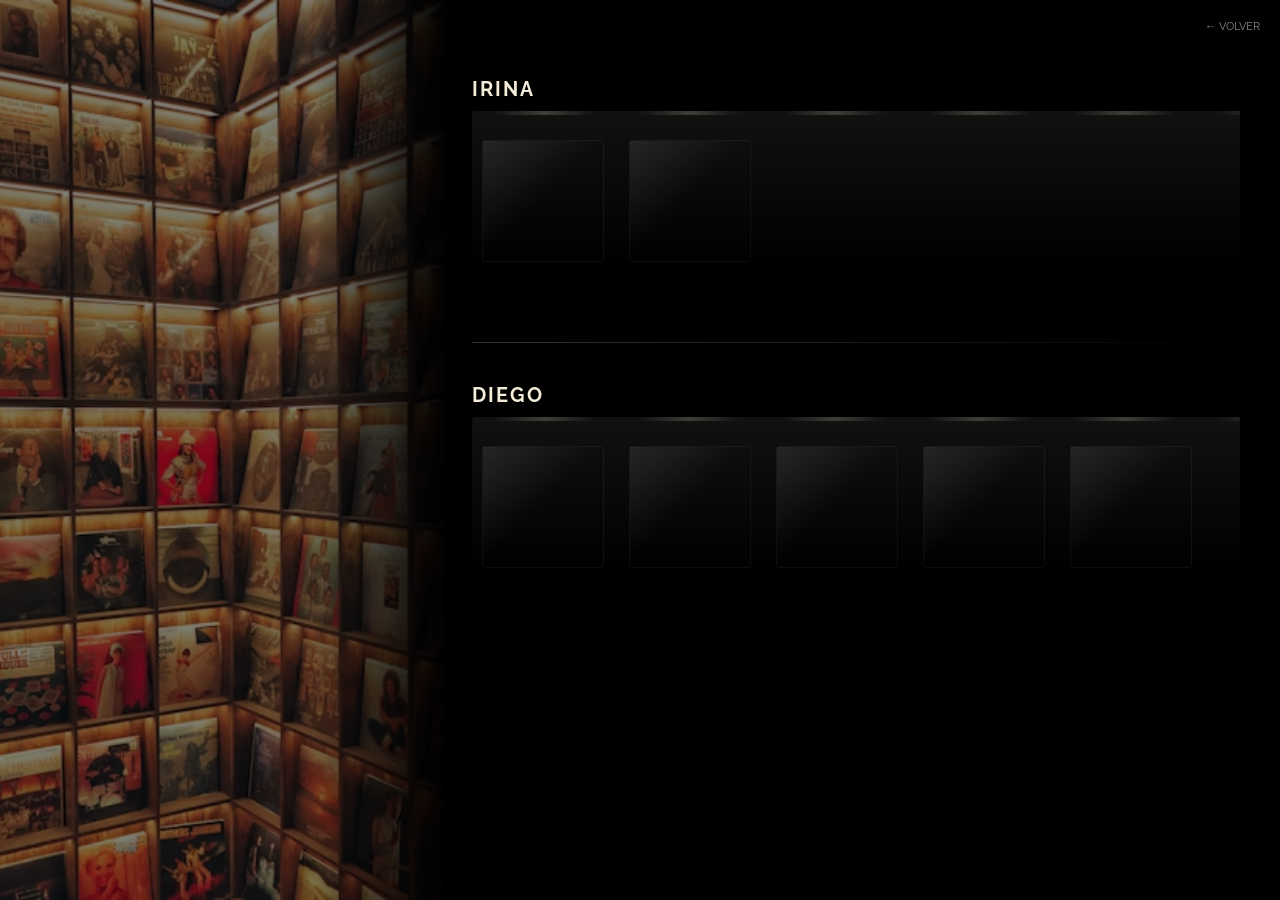
<file: musica/index.html>
<!DOCTYPE html>
<html lang="es">
<head>
    <meta charset="UTF-8">
    <meta name="viewport" content="width=device-width, initial-scale=1.0">
    <link rel="stylesheet" href="musica.css">
    <title>Fonoteca | Intercambio</title>
</head>
<body>
    <nav>
        <a href="../index.html" class="back-btn">← Volver</a>
    </nav>

    <div class="main-wrapper">
        <!-- ==========================================================
             SECCIÓN 1: LO QUE ELLA RECOMIENDA (IRINA)
             ========================================================== -->
        <section class="music-section">
            <h2 class="section-title">Irina</h2>
            <div class="shelf-light"></div>

            <div class="grid-container">
                <!-- Canción 1 -->
                <a href="https://open.spotify.com/intl-es/track/1fr92Vupmcs2vgLMFVQ7rd?si=e216d569ef944569" target="_blank" class="music-square" style="background-image: url('https://i.scdn.co/image/ab67616d00001e029ee03a565b0bbf6af8b9733c');">
                    <div class="square-overlay"><span>Escuchar</span></div>
                </a>

                <!-- Canción 2 -->
                <a href="https://open.spotify.com/intl-es/track/0thkcg94Yibj7kPjxEYLlt" target="_blank" class="music-square" style="background-image: url('https://i.scdn.co/image/ab67616d00001e02843b21cf8d90ac5df9589850');">
                    <div class="square-overlay"><span>Escuchar</span></div>
                </a>
            </div>
        </section>

        <hr class="divider">

        <!-- ==========================================================
             SECCIÓN 2: LO QUE TÚ RECOMIENDAS (DIEGO)
             ========================================================== -->
        <section class="music-section">
            <h2 class="section-title">Diego</h2>
            <div class="shelf-light"></div>

            <div class="grid-container">
                <!-- Canción 1 -->
                <a href="https://open.spotify.com/intl-es/track/2p4FOWHHd2A6TBmTkdt1G0?si=01a8bc406307402b" target="_blank" class="music-square" style="background-image: url('https://i.scdn.co/image/ab67616d00001e023875f29a2a8234ac7ef2706a');">
                    <div class="square-overlay"><span>Escuchar</span></div>
                </a>

                <!-- Canción 2 -->
                <a href="https://open.spotify.com/intl-es/album/66rWNxnZfg6IZg91tVwTac" target="_blank" class="music-square" style="background-image: url('https://i.scdn.co/image/ab67616d0000b2739a2016e60ea53f40b47137b9');">
                    <div class="square-overlay"><span>Escuchar</span></div>
                </a>

                <!-- Canción 3 -->
                <a href="https://open.spotify.com/intl-es/track/2xt2piJx6jlFkjS77YiqpL?si=5ac4c5d65f6d4dbe" target="_blank" class="music-square" style="background-image: url('https://i.scdn.co/image/ab67616d00001e024d94e1251b7e8c5e247de39c');">
                    <div class="square-overlay"><span>Escuchar</span></div>
                </a>

                <!-- Canción 4: CIVILIZACIÓN - LOS PIOJOS -->
                <a href="https://open.spotify.com/intl-es/track/3JE8qYm4luylvVnhVuUfvC?si=00eb0b5a9d6e4eb2" target="_blank" class="music-square" style="background-image: url('');">
                    <div class="square-overlay"><span>Escuchar</span></div>
                </a>

                <!-- Canción 5 -->
                <a href="https://open.spotify.com/intl-es/track/31AOj9sFz2gM0O3hMARRBx?si=814633840bbf4565" target="_blank" class="music-square" style="background-image: url('https://i.scdn.co/image/ab67616d00001e022e3469e68f3a7740fb82ff17');">
                    <div class="square-overlay"><span>Escuchar</span></div>
                </a>

                <!-- [SLOT VACÍO PARA NUEVA CANCIÓN] 
                     Copia desde aquí hasta el final del enlace y rellena los datos -->
                <!--- <a href="URL_DE_SPOTIFY" target="_blank" class="music-square" style="background-image: url('URL_DE_LA_PORTADA');">
                    <div class="square-overlay"><span>Escuchar</span></div>
                </a> --->
                <!-- [FIN SLOT] -->

            </div> <!-- FIN DEL GRID CONTAINER -->
        </section>
    </div>
</body>
</html>
</file>
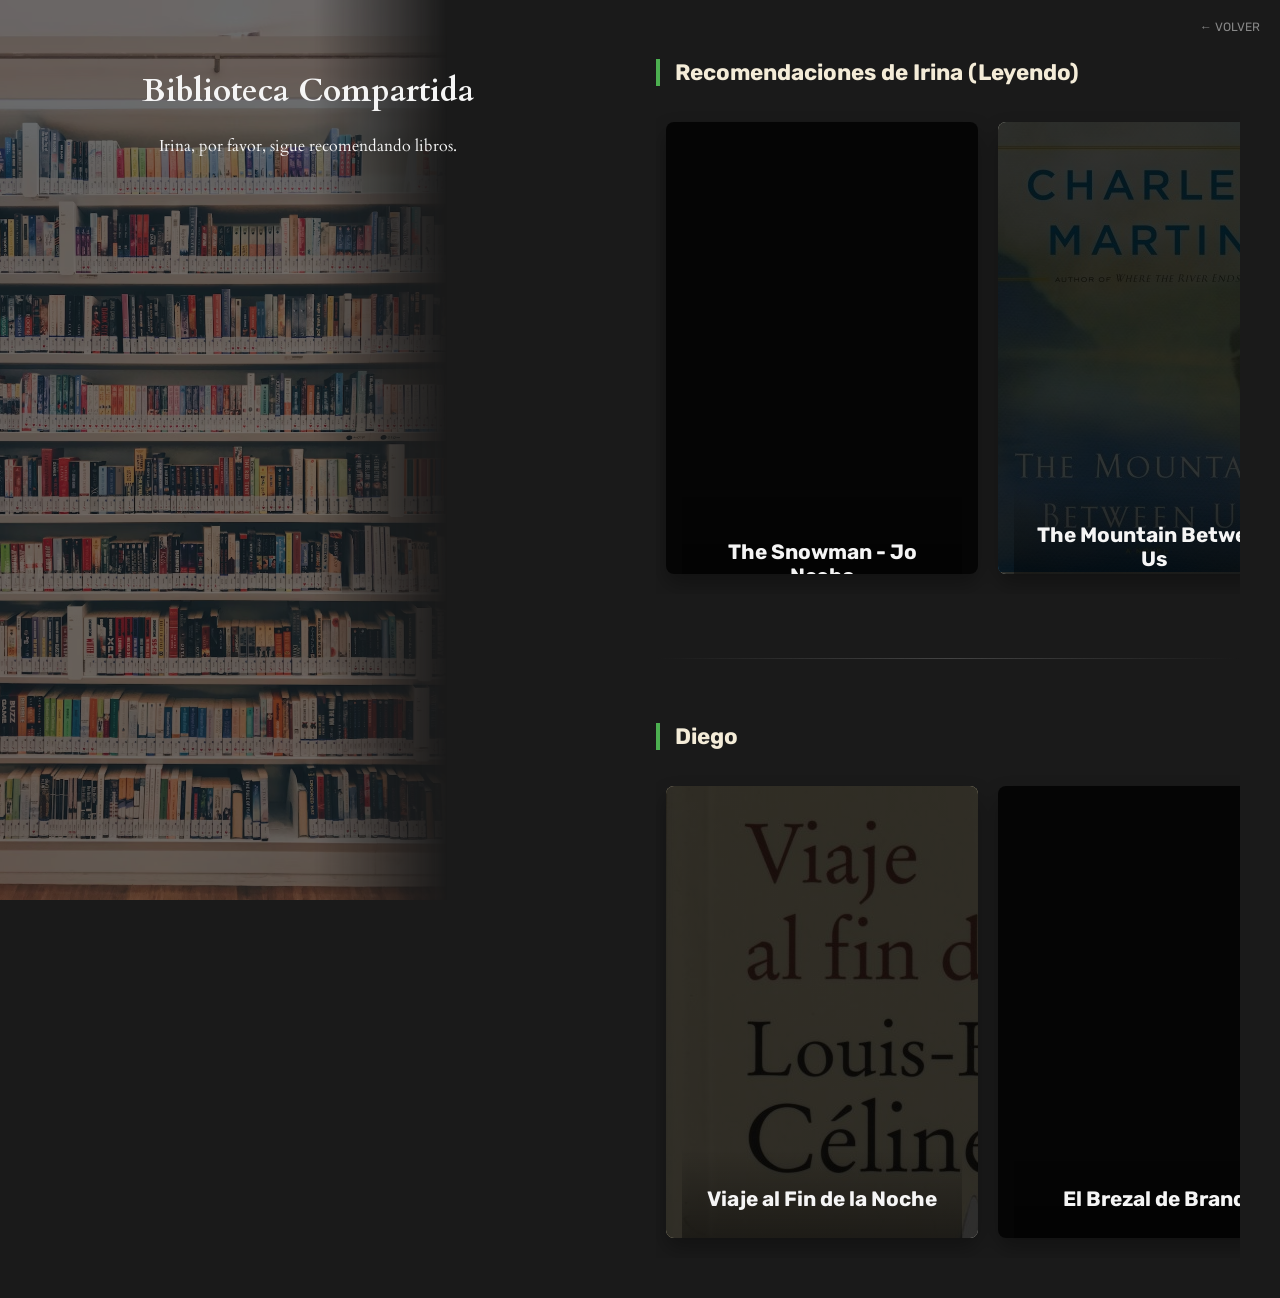
<file: biblioteca/biblioteca.html>
<!DOCTYPE html>
<html lang="es">
<head>
    <meta charset="UTF-8">
    <meta name="viewport" content="width=device-width, initial-scale=1.0">
    <link rel="stylesheet" href="biblioteca.css">
    <title>Biblioteca | Intercambio</title>
</head>

<body>
    <nav>
        <a href="../index.html" class="back-btn" style="position: fixed; top: 20px; right: 20px; color: #888; text-decoration: none; text-transform: uppercase; font-size: 12px; z-index: 10;">← Volver</a>
    </nav>
    
    <!-- El resto de tu código de biblioteca aquí -->
</body>
<body>

    <header class="library-header">
        <h1>Biblioteca Compartida</h1>
        <p>Irina, por favor, sigue recomendando libros.</p>
    </header>

    <main class="page-content">
        
        <!-- SECCIÓN 1: RECOMENDACIONES DE IRINA -->
        <section class="book-shelf">
            <h2 class="shelf-title">Recomendaciones de Irina (Leyendo)</h2>
            <div class="scroll-wrapper">

                <!-- BLOQUE DE LIBRO (Copia desde aquí) -->
                <div class="card" style="--bg-img: url('https://www.penguin.co.uk/_next/image?url=https%3A%2F%2Fcdn.penguin.co.uk%2Fdam-assets%2Fbooks%2F9781784700928%2F9781784700928-jacket-large.jpg&w=379&q=100');">
                    <div class="content">
                        <!-- Quita la etiqueta 'status-check' si aún no lo has terminado -->
                        <div class="">Leyendo</div> 
                        
                        <h2 class="title">The Snowman - Jo Nesbo</h2>
                        <p class="copy">Policial recomendado por Irina.</p>
                        
                        <!-- Barra de progreso: ajusta el width en el estilo y el número en el texto -->
                        <div class="progress-container">
                            <div class="progress-bar" style="width: 04%;"></div>
                            <span class="progress-text">04% leído</span>
                        </div>
                        
                    </div>
                </div>
                <!-- FIN BLOQUE DE LIBRO -->

                <!-- Ejemplo de libro sin terminar -->
                <!-- Ejemplo de libro sin terminar -->
<div class="card" style="background-image: url('../assets/portadas/mountain.jpg');">
    <div class="content">
        <h2 class="title">The Mountain Between Us</h2>
        <p class="copy">¿La novela favorita de Irina?</p>
        
        <div class="progress-container">
            <div class="progress-bar" style="width: 6%;"></div>
            <span class="progress-text">6% leído</span>
        </div>
    </div> <!-- Cierre de content -->
</div> <!-- Cierre de card -->
        </section>

        <hr class="shelf-divider">

        <!-- SECCIÓN 2: MIS RECOMENDACIONES -->
<section class="book-shelf">
    <h2 class="shelf-title">Diego</h2>
    <div class="scroll-wrapper">

        <!-- LIBRO 1: CÉLINE -->
        <div class="card" style="background-image: url('../assets/portadas/celine.jpg');">
            <div class="content">
                <h2 class="title">Viaje al Fin de la Noche</h2>
                <p class="copy">Autor: Louis-Ferdinand Céline</p>
                <p class="copy">Una de mis novelas favoritas.</p>
                
            </div>
        </div>

        <!-- LIBRO 2: DOSTOYEVSKY (Ejemplo para que copies la estructura) -->
        <div class="card" style="background-image: url('https://m.media-amazon.com/images/S/compressed.photo.goodreads.com/books/1376759381i/3265021.jpg');">
            <div class="content">
                <h2 class="title">El Brezal de Brand</h2>
                <p class="copy">Autor: Arno Schmidt</p>
                <p class="copy">.</p>
            </div>
        </div>

    </div> <!-- Fin scroll-wrapper -->
</section> <!-- Fin book-shelf -->

    </main>

</body>
</html>
</file>
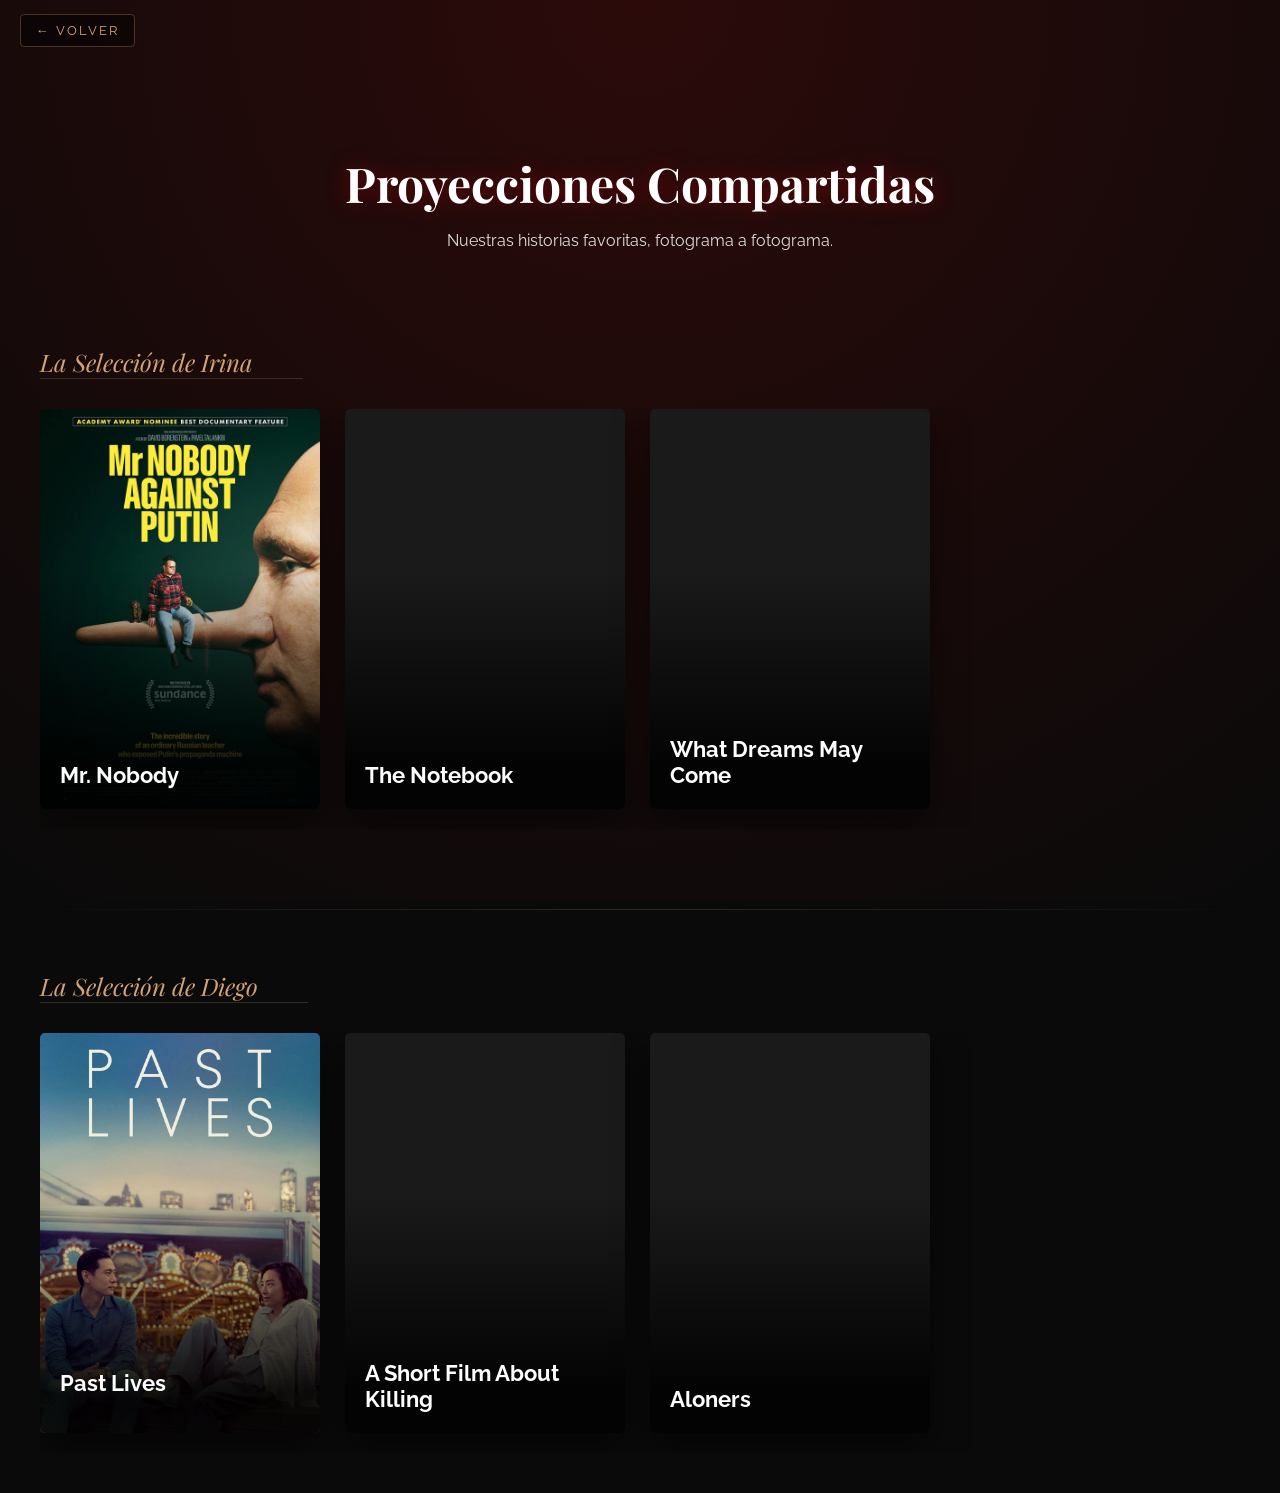
<file: cine/cine.html>
<!DOCTYPE html>
<html lang="es">
<head>
    <meta charset="UTF-8">
    <meta name="viewport" content="width=device-width, initial-scale=1.0">
    <link rel="stylesheet" href="cine.css">
    <title>Cine | Intercambio</title>
</head>
<body>

    <nav>
        <a href="../index.html" class="back-btn">← Volver</a>
    </nav>

    <header class="cinema-header">
        <h1>Proyecciones Compartidas</h1>
        <p>Nuestras historias favoritas, fotograma a fotograma.</p>
    </header>

    <main class="page-content">
        
        <!-- SECCIÓN 1: RECOMENDACIONES DE IRINA -->
        <section class="movie-shelf">
            <h2 class="shelf-title">La Selección de Irina</h2>
            <div class="scroll-wrapper">

                <div class="card" style="background-image: url('../assets/portadas/nobody.webp');">
                    <div class="content">
                        <h2 class="title">Mr. Nobody</h2>
                        <p class="copy">Agregada a la lista de pendientes.</p>
                    </div>
                </div>
                
 <div class="card" style="background-image: url('https://a.ltrbxd.com/resized/film-poster/4/5/6/6/7/45667-the-notebook-0-1000-0-1500-crop.jpg?v=d867e84f30');">
                    <div class="content">
                        <h2 class="title">The Notebook</h2>
                        <p class="copy">...</p>
                    </div>
                </div>
                
                <div class="card" style="background-image: url('https://a.ltrbxd.com/resized/film-poster/4/4/7/4/4/44744-what-dreams-may-come-0-1000-0-1500-crop.jpg?v=a82ce586f2');">
                    <div class="content">
                        <h2 class="title">What Dreams May Come</h2>
                        <p class="copy">La película favorita de Irina.</p>
                    </div>
                </div>

            </div>
        </section>

        <hr class="shelf-divider">

        <!-- SECCIÓN 2: MIS RECOMENDACIONES -->
        <section class="movie-shelf">
            <h2 class="shelf-title">La Selección de Diego</h2>
            <div class="scroll-wrapper">

                <div class="card" style="background-image: url('../assets/portadas/pastlives.webp');">
                    <div class="content">
                        <h2 class="title">Past Lives</h2>
                        <p class="copy">Una de mis películas favoritas. In-Yun.</p>
                    </div>
                </div>
                                <div class="card" style="background-image: url('https://a.ltrbxd.com/resized/film-poster/4/5/9/2/8/45928-a-short-film-about-killing-0-1000-0-1500-crop.jpg?v=760d5ce10b');">
                    <div class="content">
                        <h2 class="title">A Short Film About Killing</h2>
                        <p class="copy">...</p>
                    </div>
                </div>

                <!-- Puedes agregar más tarjetas aquí -->
                                                <div class="card" style="background-image: url('https://a.ltrbxd.com/resized/film-poster/7/2/2/3/7/9/722379-aloners-0-1000-0-1500-crop.jpg?v=4da021aeb0');">
                    <div class="content">
                        <h2 class="title">Aloners</h2>
                        <p class="copy">...</p>
                    </div>
                </div>

            </div>
        </section>

    </main>

</body>
</html>
</file>
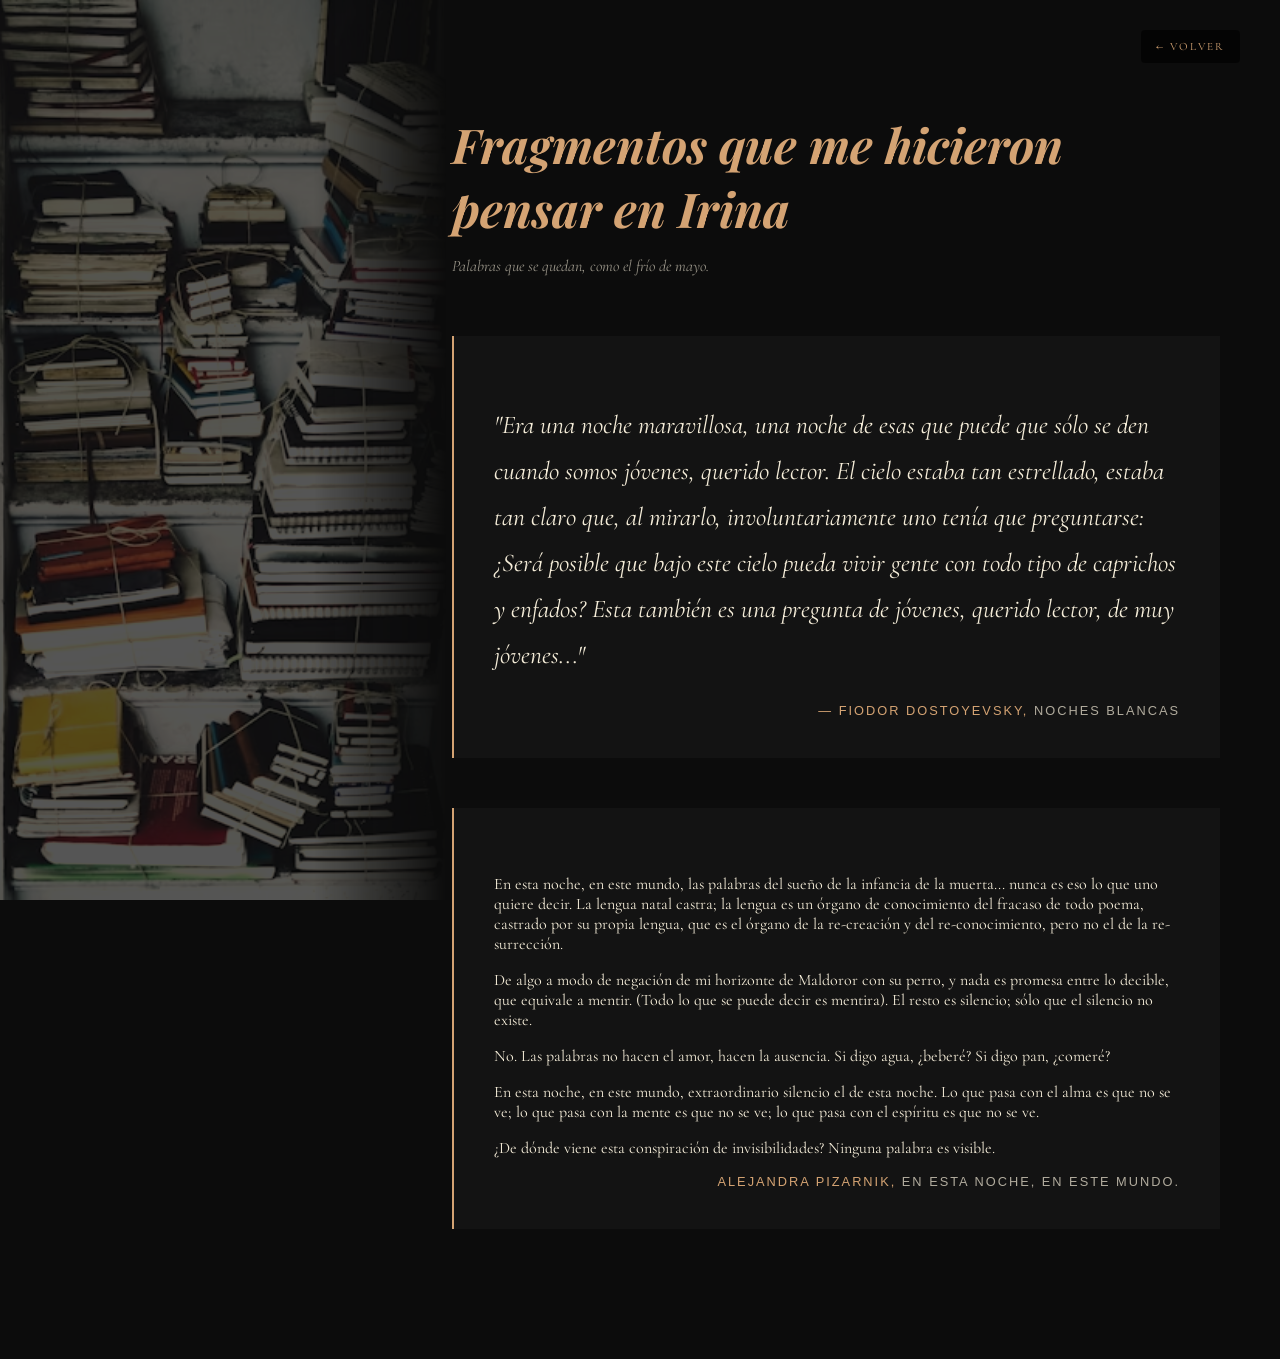
<file: citas/citas.html>
<!DOCTYPE html>
<html lang="es">
<head>
    <meta charset="UTF-8">
    <meta name="viewport" content="width=device-width, initial-scale=1.0">
    <link rel="stylesheet" href="citas.css">
    <title>Citas | Fragmentos</title>
</head>
<body>
    
    <a href="../index.html" class="back-btn">← Volver</a>

    <div class="quotes-wrapper">
        <header class="quotes-header">
            <h1 class="title">Fragmentos que me hicieron pensar en Irina</h1>
            <p class="subtitle">Palabras que se quedan, como el frío de mayo.</p>
        </header>

        <section class="quotes-container">
            
            <!-- BLOQUE DE CITA (Copia este bloque para agregar más) -->
            <article class="quote-card">
                <p class="quote-text">
                    "Era una noche maravillosa, una noche de esas que puede que sólo se den cuando somos jóvenes, querido lector. El cielo estaba tan estrellado, estaba tan claro que, al mirarlo, involuntariamente uno tenía que preguntarse: ¿Será posible que bajo este cielo pueda vivir gente con todo tipo de caprichos y enfados? Esta también es una pregunta de jóvenes, querido lector, de muy jóvenes..."
                </p>
                <footer class="quote-author">
                    — Fiodor Dostoyevsky, <cite>Noches Blancas</cite>
                </footer>
            </article>
            <!-- FIN DEL BLOQUE DE CITA -->

            <!-- Aquí puedes ir agregando más en el futuro -->
              <!-- BLOQUE DE CITA (Copia este bloque para agregar más) -->
            <article class="quote-card">
                <p class="quote-text">
                   <p>En esta noche, en este mundo, las palabras del sueño de la infancia de la muerta... nunca es eso lo que uno quiere decir. La lengua natal castra; la lengua es un órgano de conocimiento del fracaso de todo poema, castrado por su propia lengua, que es el órgano de la re-creación y del re-conocimiento, pero no el de la re-surrección.</p>

    <p>De algo a modo de negación de mi horizonte de Maldoror con su perro, y nada es promesa entre lo decible, que equivale a mentir. (Todo lo que se puede decir es mentira). El resto es silencio; sólo que el silencio no existe.</p>

    <p>No. Las palabras no hacen el amor, hacen la ausencia. Si digo agua, ¿beberé? Si digo pan, ¿comeré?</p>

    <p>En esta noche, en este mundo, extraordinario silencio el de esta noche. Lo que pasa con el alma es que no se ve; lo que pasa con la mente es que no se ve; lo que pasa con el espíritu es que no se ve.</p>

    <p>¿De dónde viene esta conspiración de invisibilidades? Ninguna palabra es visible.</p>
                <footer class="quote-author">
                   Alejandra Pizarnik, <cite>En esta noche, en este mundo.</cite>
                </footer>
            </article>
            <!-- FIN DEL BLOQUE DE CITA -->

        </section>
    </div>
</body>
</html>
</file>
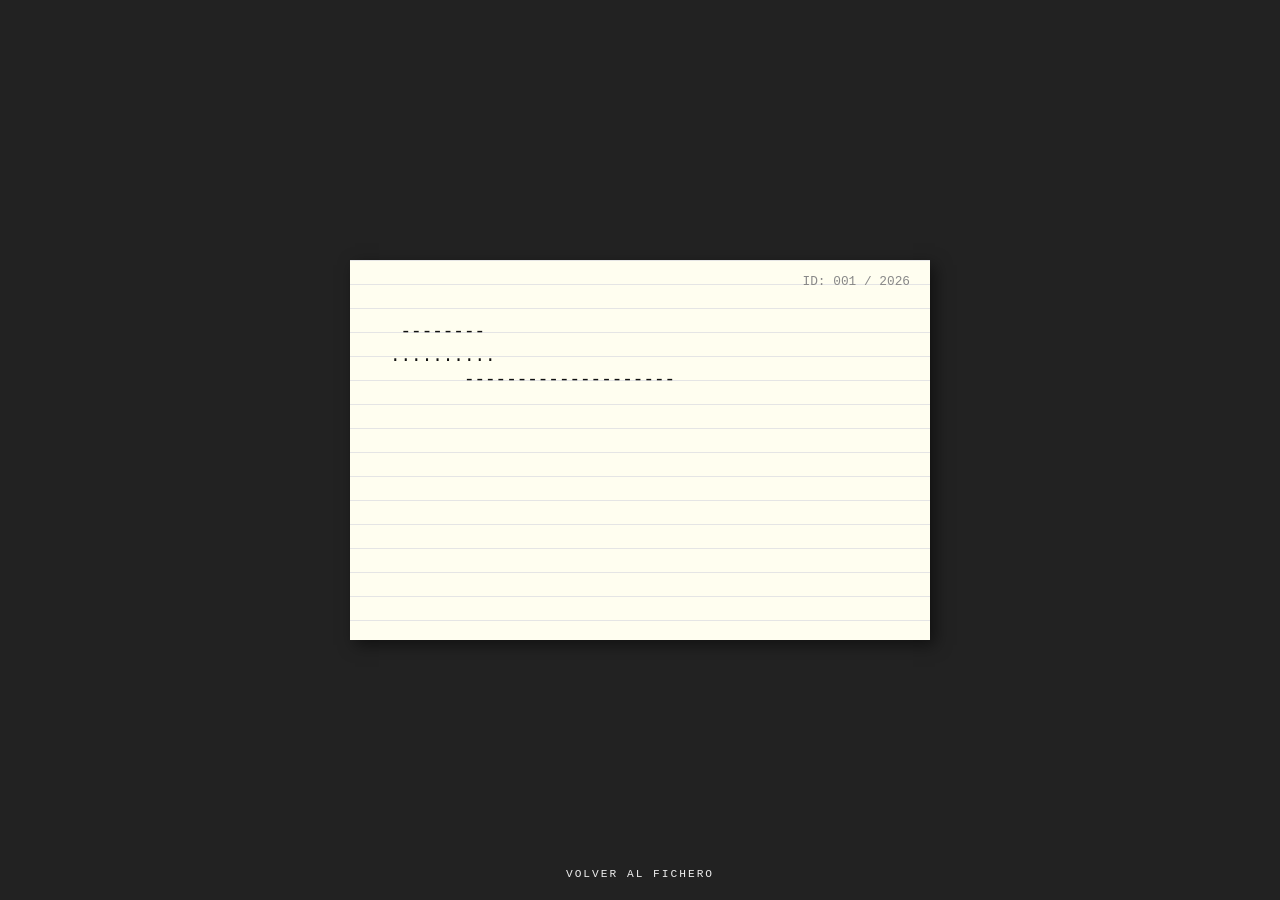
<file: fichas/ficha-01.html>
<!DOCTYPE html>
<html lang="es">
<head>
    <meta charset="UTF-8">
    <title>Ficha 001</title>
    <style>
        body {
            margin: 0;
            height: 100vh;
            display: flex;
            align-items: center;
            justify-content: center;
            background-color: #222; /* El fondo es la mesa de trabajo */
            font-family: 'Special Elite', Courier, monospace;
        }

        .zettel {
            width: 500px;
            height: 300px;
            background-color: #fffef0; /* Papel viejo */
            padding: 40px;
            box-shadow: 5px 5px 15px rgba(0,0,0,0.5);
            position: relative;
            color: #111;
            /* Líneas de ficha bibliográfica */
            background-image: linear-gradient(#e5e5e5 1px, transparent 1px);
            background-size: 100% 1.5rem;
            line-height: 1.5rem;
        }

        .zettel-header {
            position: absolute;
            top: 10px;
            right: 20px;
            font-size: 0.8rem;
            color: #888;
        }

        .text-machine {
            margin-top: 20px;
            font-size: 1.1rem;
            white-space: pre-wrap;
        }

        .return-fichero {
            position: fixed;
            bottom: 20px;
            color: #eee;
            text-decoration: none;
            font-size: 0.7rem;
            letter-spacing: 2px;
        }
    </style>
</head>
<body>
    <div class="zettel">
        <div class="zettel-header">ID: 001 / 2026</div>
        <div class="text-machine"> --------
..........
       -------------------- </div>
    </div>

    <a href="fichas.html" class="return-fichero">VOLVER AL FICHERO</a>
</body>
</html>
</file>
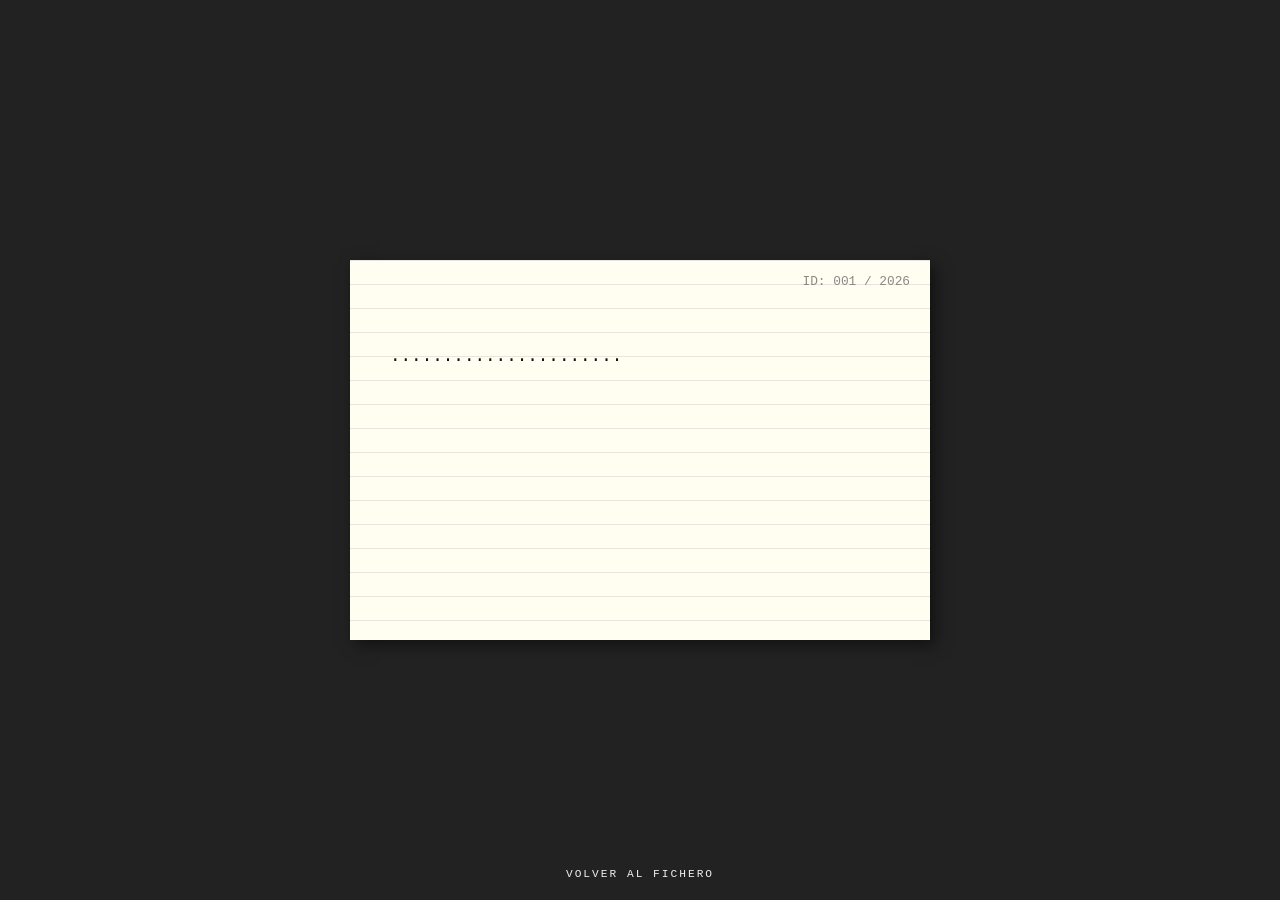
<file: fichas/ficha-02.html>
<!DOCTYPE html>
<html lang="es">
<head>
    <meta charset="UTF-8">
    <title>Ficha 001</title>
    <style>
        body {
            margin: 0;
            height: 100vh;
            display: flex;
            align-items: center;
            justify-content: center;
            background-color: #222; /* El fondo es la mesa de trabajo */
            font-family: 'Special Elite', Courier, monospace;
        }

        .zettel {
            width: 500px;
            height: 300px;
            background-color: #fffef0; /* Papel viejo */
            padding: 40px;
            box-shadow: 5px 5px 15px rgba(0,0,0,0.5);
            position: relative;
            color: #111;
            /* Líneas de ficha bibliográfica */
            background-image: linear-gradient(#e5e5e5 1px, transparent 1px);
            background-size: 100% 1.5rem;
            line-height: 1.5rem;
        }

        .zettel-header {
            position: absolute;
            top: 10px;
            right: 20px;
            font-size: 0.8rem;
            color: #888;
        }

        .text-machine {
            margin-top: 20px;
            font-size: 1.1rem;
            white-space: pre-wrap;
        }

        .return-fichero {
            position: fixed;
            bottom: 20px;
            color: #eee;
            text-decoration: none;
            font-size: 0.7rem;
            letter-spacing: 2px;
        }
    </style>
</head>
<body>
    <div class="zettel">
        <div class="zettel-header">ID: 001 / 2026</div>
        <div class="text-machine">
......................
        </div>
    </div>

    <a href="fichas.html" class="return-fichero">VOLVER AL FICHERO</a>
</body>
</html>
</file>
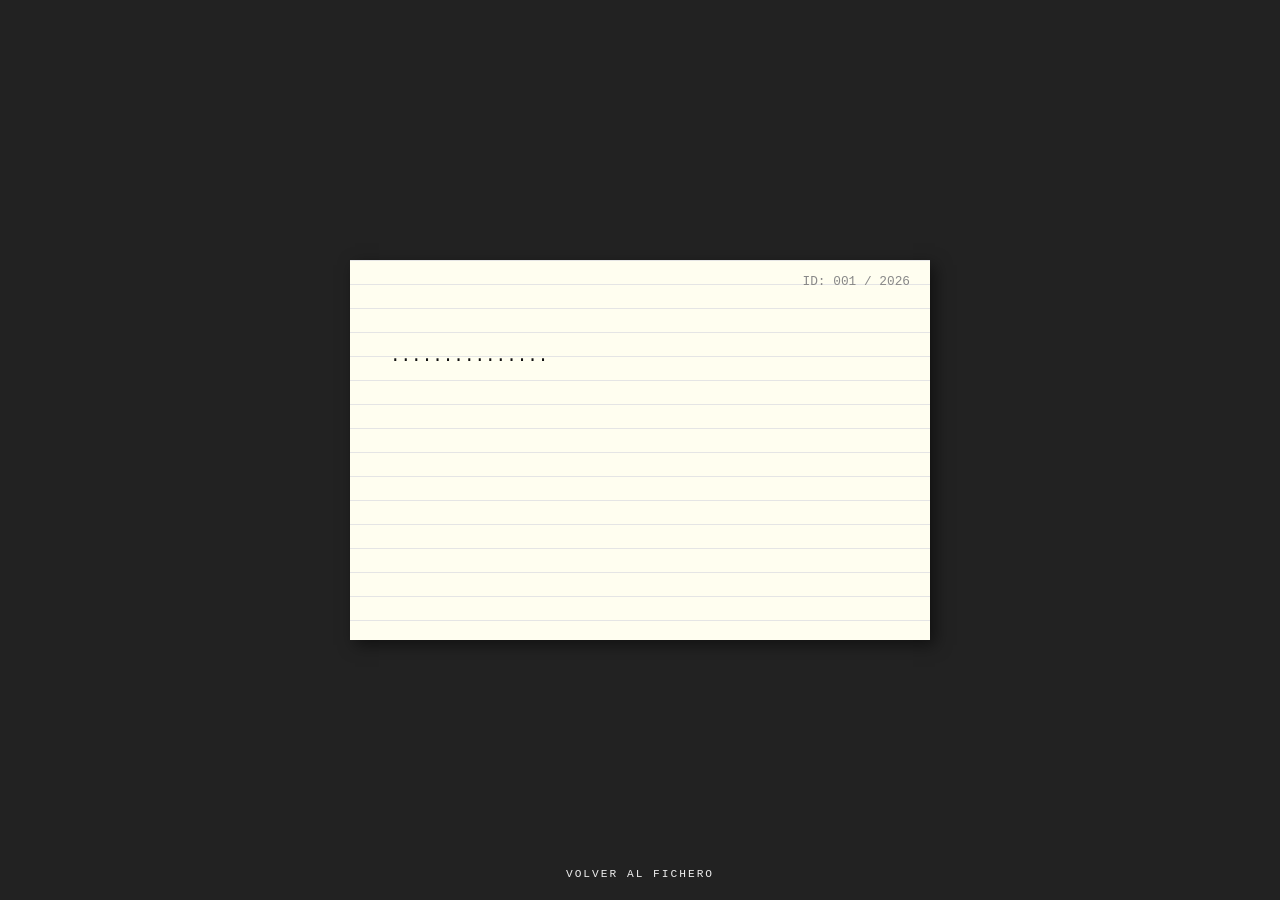
<file: fichas/ficha-03.html>
<!DOCTYPE html>
<html lang="es">
<head>
    <meta charset="UTF-8">
    <title>Ficha 001</title>
    <style>
        body {
            margin: 0;
            height: 100vh;
            display: flex;
            align-items: center;
            justify-content: center;
            background-color: #222; /* El fondo es la mesa de trabajo */
            font-family: 'Special Elite', Courier, monospace;
        }

        .zettel {
            width: 500px;
            height: 300px;
            background-color: #fffef0; /* Papel viejo */
            padding: 40px;
            box-shadow: 5px 5px 15px rgba(0,0,0,0.5);
            position: relative;
            color: #111;
            /* Líneas de ficha bibliográfica */
            background-image: linear-gradient(#e5e5e5 1px, transparent 1px);
            background-size: 100% 1.5rem;
            line-height: 1.5rem;
        }

        .zettel-header {
            position: absolute;
            top: 10px;
            right: 20px;
            font-size: 0.8rem;
            color: #888;
        }

        .text-machine {
            margin-top: 20px;
            font-size: 1.1rem;
            white-space: pre-wrap;
        }

        .return-fichero {
            position: fixed;
            bottom: 20px;
            color: #eee;
            text-decoration: none;
            font-size: 0.7rem;
            letter-spacing: 2px;
        }
    </style>
</head>
<body>
    <div class="zettel">
        <div class="zettel-header">ID: 001 / 2026</div>
        <div class="text-machine">
...............
        </div>
    </div>

    <a href="fichas.html" class="return-fichero">VOLVER AL FICHERO</a>
</body>
</html>
</file>
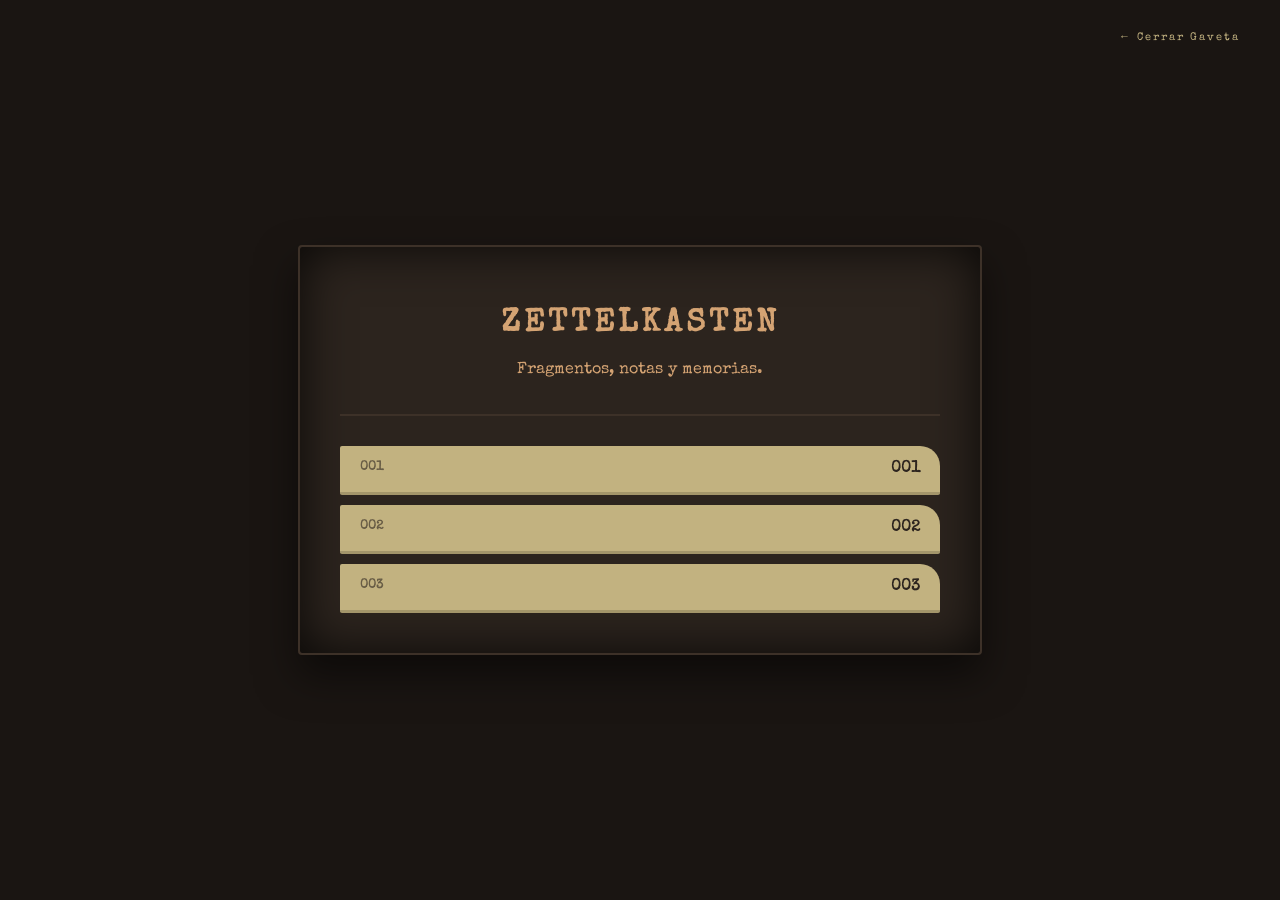
<file: fichas/fichas.html>
<!DOCTYPE html>
<html lang="es">
<head>
    <meta charset="UTF-8">
    <meta name="viewport" content="width=device-width, initial-scale=1.0">
    <link rel="stylesheet" href="fichas.css">
    <title>Fichas</title>
</head>
<body>
    <a href="../index.html" class="back-btn">← Cerrar Gaveta</a>

    <div class="fichero-container">
        <header class="fichero-header">
            <h1 class="fichero-title">Zettelkasten</h1>
            <p>Fragmentos, notas y memorias.</p>
        </header>

        <div class="drawer">
            <!-- Cada enlace es una "pestaña" de la ficha -->
            <a href="ficha-01.html" class="zettel-tab">
                <span class="folder-id">001</span>
                <span class="folder-label">001</span>
            </a>
            <a href="ficha-02.html" class="zettel-tab">
                <span class="folder-id">002</span>
                <span class="folder-label">002</span>
            </a>
            <a href="ficha-03.html" class="zettel-tab">
                <span class="folder-id">003</span>
                <span class="folder-label">003</span>
            </a>
        </div>
    </div>
</body>
</html>
</file>
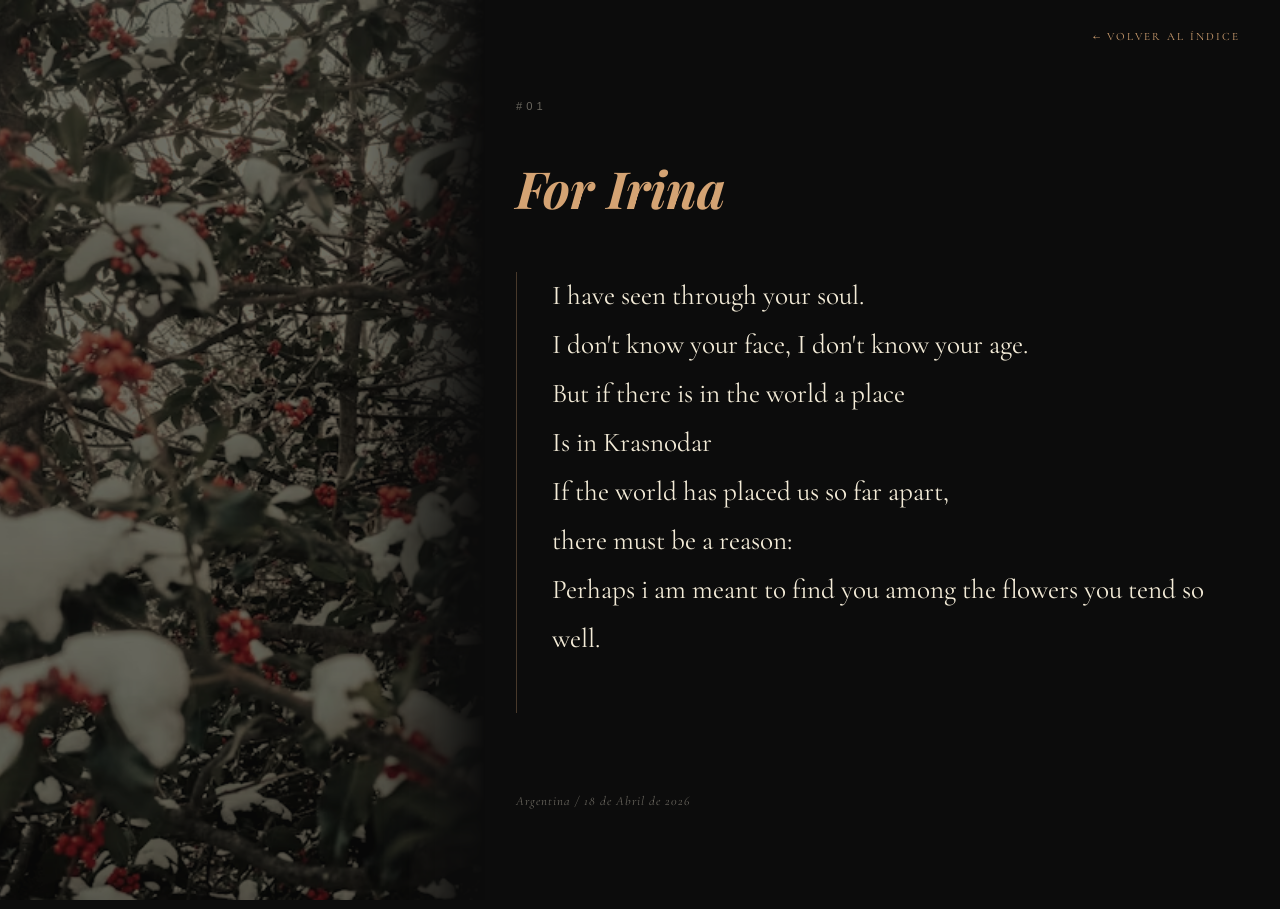
<file: poetry/for-irina-1.html>
<!DOCTYPE html>
<html lang="es">
<head>
    <meta charset="UTF-8">
    <meta name="viewport" content="width=device-width, initial-scale=1.0">
    <link rel="stylesheet" href="poem-style.css">
    <title>Poem | For Irina</title>
</head>
<!-- Cambia la imagen aquí: La primera es el jardín/pinos, la segunda el atardecer -->
<body style="--poem-img: url('https://images.unsplash.com/photo-1477959858617-67f85cf4f1df?q=80&w=1000');">
    
    <nav>
        <a href="poetry.html" class="back-link">← Volver al Índice</a>
    </nav>

    <article class="poem-container">
        <header class="poem-header">
            <span class="poem-number">#01</span>
            <h1 class="poem-title">For Irina</h1>
        </header>

        <div class="poem-content">
            <pre>
I have seen through your soul.
I don't know your face, I don't know your age.
But if there is in the world a place
Is in Krasnodar
If the world has placed us so far apart,
there must be a reason:
Perhaps i am meant to find you among the flowers you tend so well.
            </pre>
        </div>

        <footer class="poem-footer">
            <span>Argentina / 18 de Abril de 2026</span>
        </footer>
    </article>
</body>
</html>
</file>
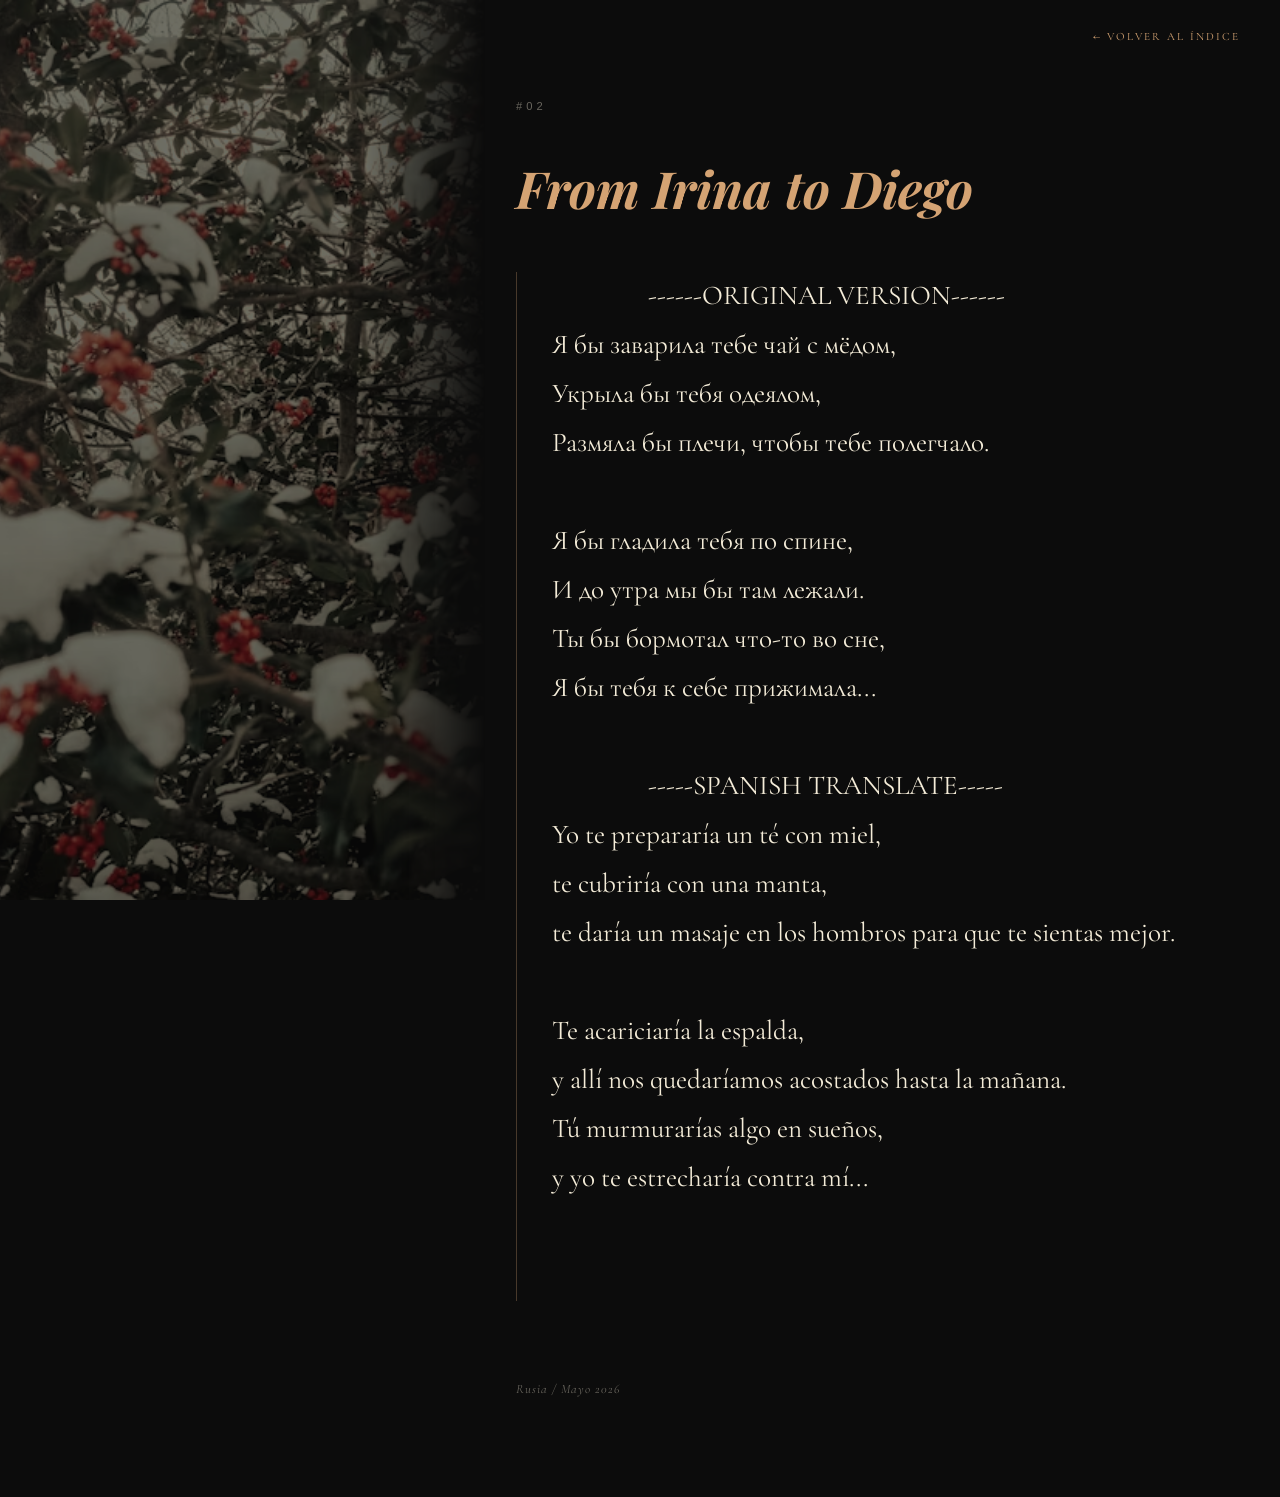
<file: poetry/for-irina-2.html>
<!DOCTYPE html>
<html lang="es">
<head>
    <meta charset="UTF-8">
    <meta name="viewport" content="width=device-width, initial-scale=1.0">
    <link rel="stylesheet" href="poem-style.css">
    <title>Poem | From Irina to Diego</title>
</head>
<!-- Cambia la imagen aquí: La primera es el jardín/pinos, la segunda el atardecer -->
<body style="--poem-img: url('https://images.unsplash.com/photo-1621333720542-1b382c854c93?q=80&w=386&auto=format&fit=crop&ixlib=rb-4.1.0&ixid=M3wxMjA3fDB8MHxwaG90by1wYWdlfHx8fGVufDB8fHx8fA%3D%3D');">
    
    <nav>
        <a href="poetry.html" class="back-link">← Volver al Índice</a>
    </nav>

    <article class="poem-container">
        <header class="poem-header">
            <span class="poem-number">#02</span>
            <h1 class="poem-title">From Irina to Diego</h1>
        </header>

        <div class="poem-content">
            <pre>
                ------ORIGINAL VERSION------
Я бы заварила тебе чай с мёдом,
Укрыла бы тебя одеялом,
Размяла бы плечи, чтобы тебе полегчало.

Я бы гладила тебя по спине,
И до утра мы бы там лежали.
Ты бы бормотал что-то во сне,
Я бы тебя к себе прижимала...
                
                -----SPANISH TRANSLATE-----
Yo te prepararía un té con miel,
te cubriría con una manta,
te daría un masaje en los hombros para que te sientas mejor.

Te acariciaría la espalda,
y allí nos quedaríamos acostados hasta la mañana.
Tú murmurarías algo en sueños,
y yo te estrecharía contra mí...
                
            </pre>
        </div>

        <footer class="poem-footer">
            <span>Rusia / Mayo 2026</span>
        </footer>
    </article>
</body>
</html>
</file>
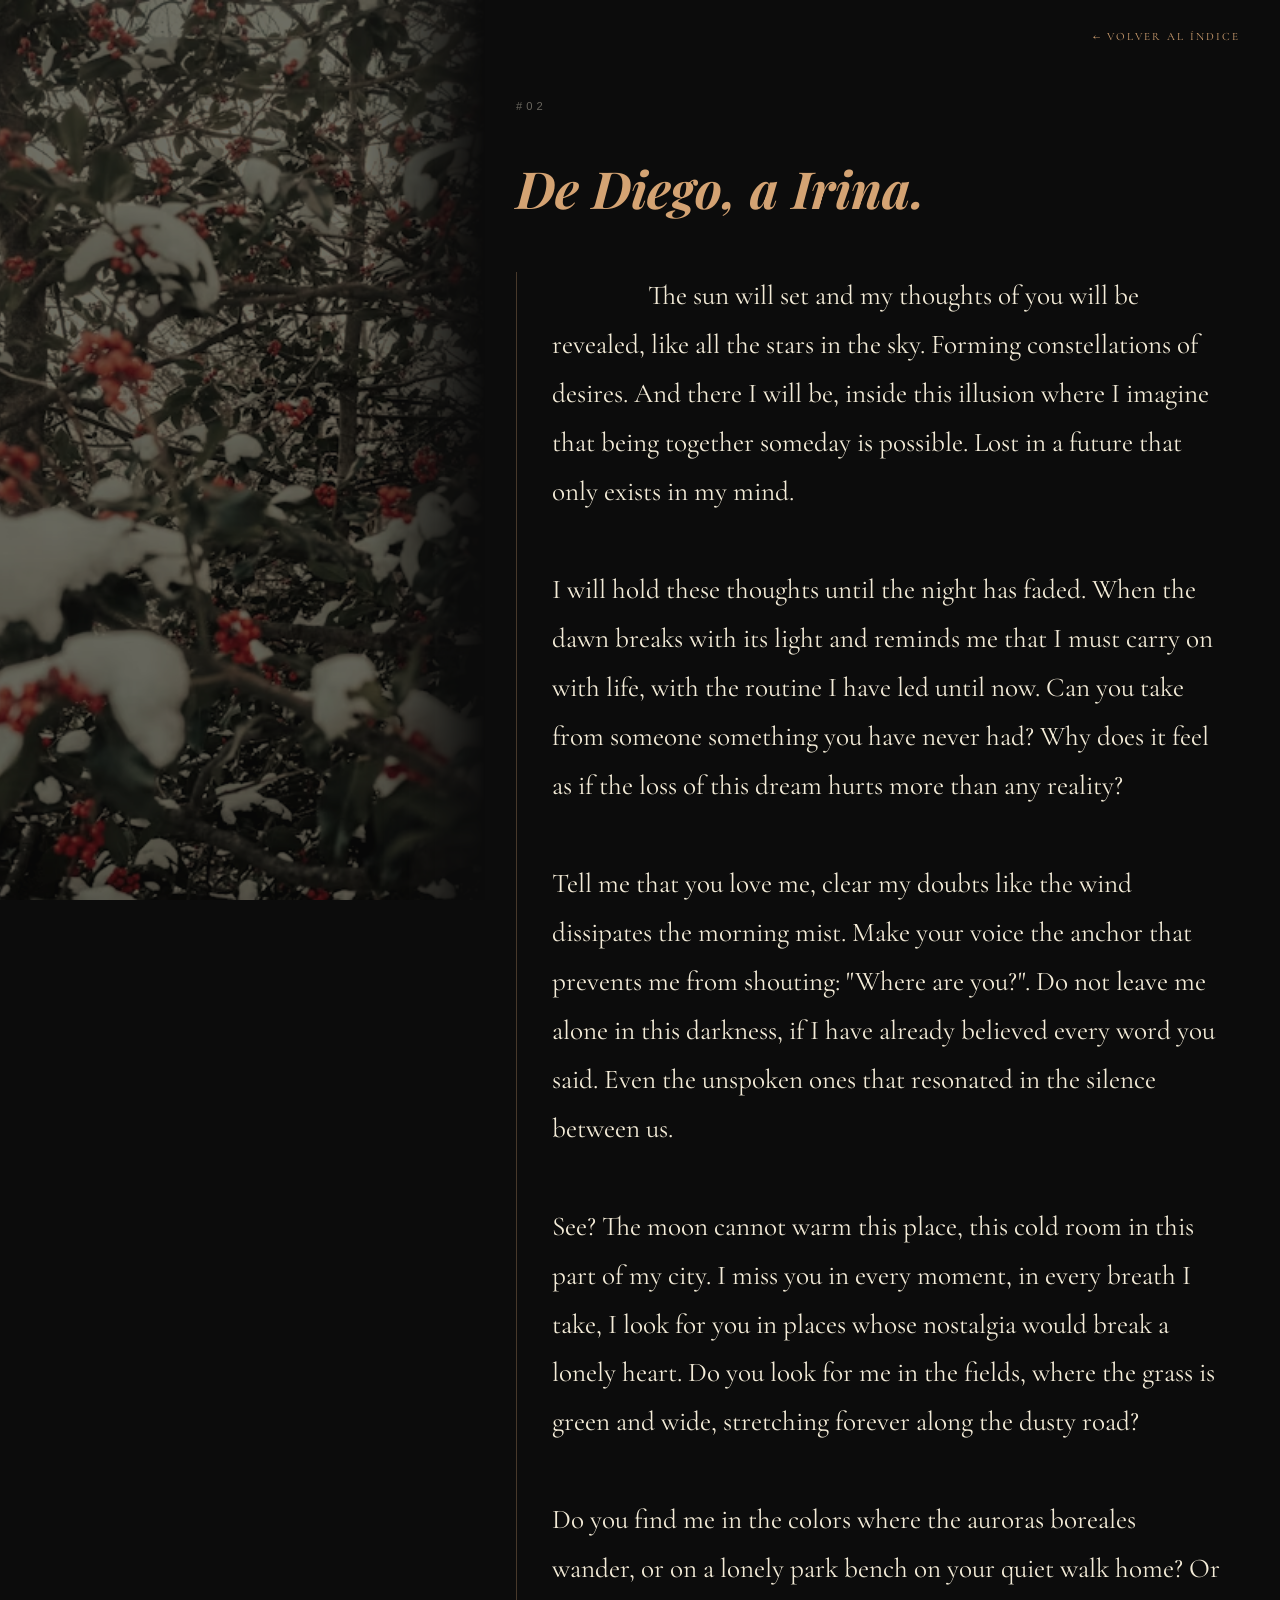
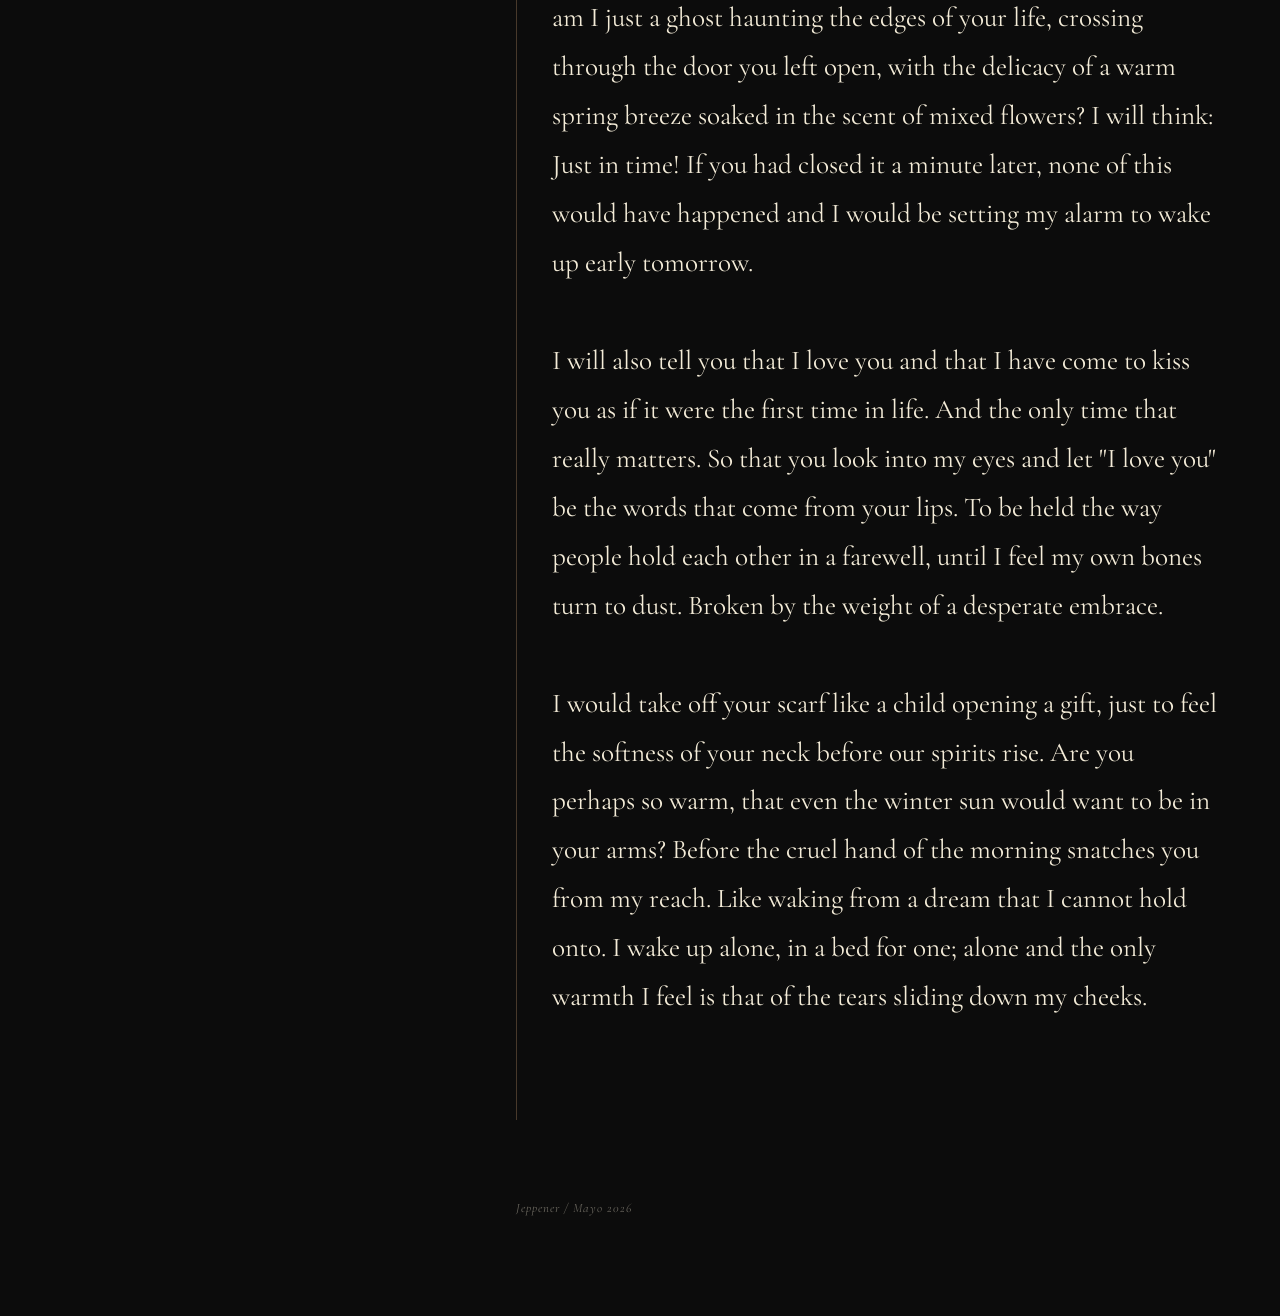
<file: poetry/for-irina-3.html>
<!DOCTYPE html>
<html lang="es">
<head>
    <meta charset="UTF-8">
    <meta name="viewport" content="width=device-width, initial-scale=1.0">
    <link rel="stylesheet" href="poem-style.css">
    <title>Poem | De Diego, a Irina</title>
</head>
<!-- Cambia la imagen aquí: La primera es el jardín/pinos, la segunda el atardecer -->
<body style="--poem-img: url('https://images.unsplash.com/photo-1621333720542-1b382c854c93?q=80&w=386&auto=format&fit=crop&ixlib=rb-4.1.0&ixid=M3wxMjA3fDB8MHxwaG90by1wYWdlfHx8fGVufDB8fHx8fA%3D%3D');">
    
    <nav>
        <a href="poetry.html" class="back-link">← Volver al Índice</a>
    </nav>

    <article class="poem-container">
        <header class="poem-header">
            <span class="poem-number">#02</span>
            <h1 class="poem-title">De Diego, a Irina.</h1>
        </header>

        <div class="poem-content">
            <pre>
                The sun will set and my thoughts of you will be revealed, like all the stars in the sky. Forming constellations of desires. And there I will be, inside this illusion where I imagine that being together someday is possible. Lost in a future that only exists in my mind.

I will hold these thoughts until the night has faded. When the dawn breaks with its light and reminds me that I must carry on with life, with the routine I have led until now. Can you take from someone something you have never had? Why does it feel as if the loss of this dream hurts more than any reality?

Tell me that you love me, clear my doubts like the wind dissipates the morning mist. Make your voice the anchor that prevents me from shouting: "Where are you?". Do not leave me alone in this darkness, if I have already believed every word you said. Even the unspoken ones that resonated in the silence between us.

See? The moon cannot warm this place, this cold room in this part of my city. I miss you in every moment, in every breath I take, I look for you in places whose nostalgia would break a lonely heart. Do you look for me in the fields, where the grass is green and wide, stretching forever along the dusty road?

Do you find me in the colors where the auroras boreales wander, or on a lonely park bench on your quiet walk home? Or am I just a ghost haunting the edges of your life, crossing through the door you left open, with the delicacy of a warm spring breeze soaked in the scent of mixed flowers? I will think: Just in time! If you had closed it a minute later, none of this would have happened and I would be setting my alarm to wake up early tomorrow.

I will also tell you that I love you and that I have come to kiss you as if it were the first time in life. And the only time that really matters. So that you look into my eyes and let "I love you" be the words that come from your lips. To be held the way people hold each other in a farewell, until I feel my own bones turn to dust. Broken by the weight of a desperate embrace.

I would take off your scarf like a child opening a gift, just to feel the softness of your neck before our spirits rise. Are you perhaps so warm, that even the winter sun would want to be in your arms? Before the cruel hand of the morning snatches you from my reach. Like waking from a dream that I cannot hold onto. I wake up alone, in a bed for one; alone and the only warmth I feel is that of the tears sliding down my cheeks.
                
            </pre>
        </div>

        <footer class="poem-footer">
            <span>Jeppener / Mayo 2026</span>
        </footer>
    </article>
</body>
</html>
</file>
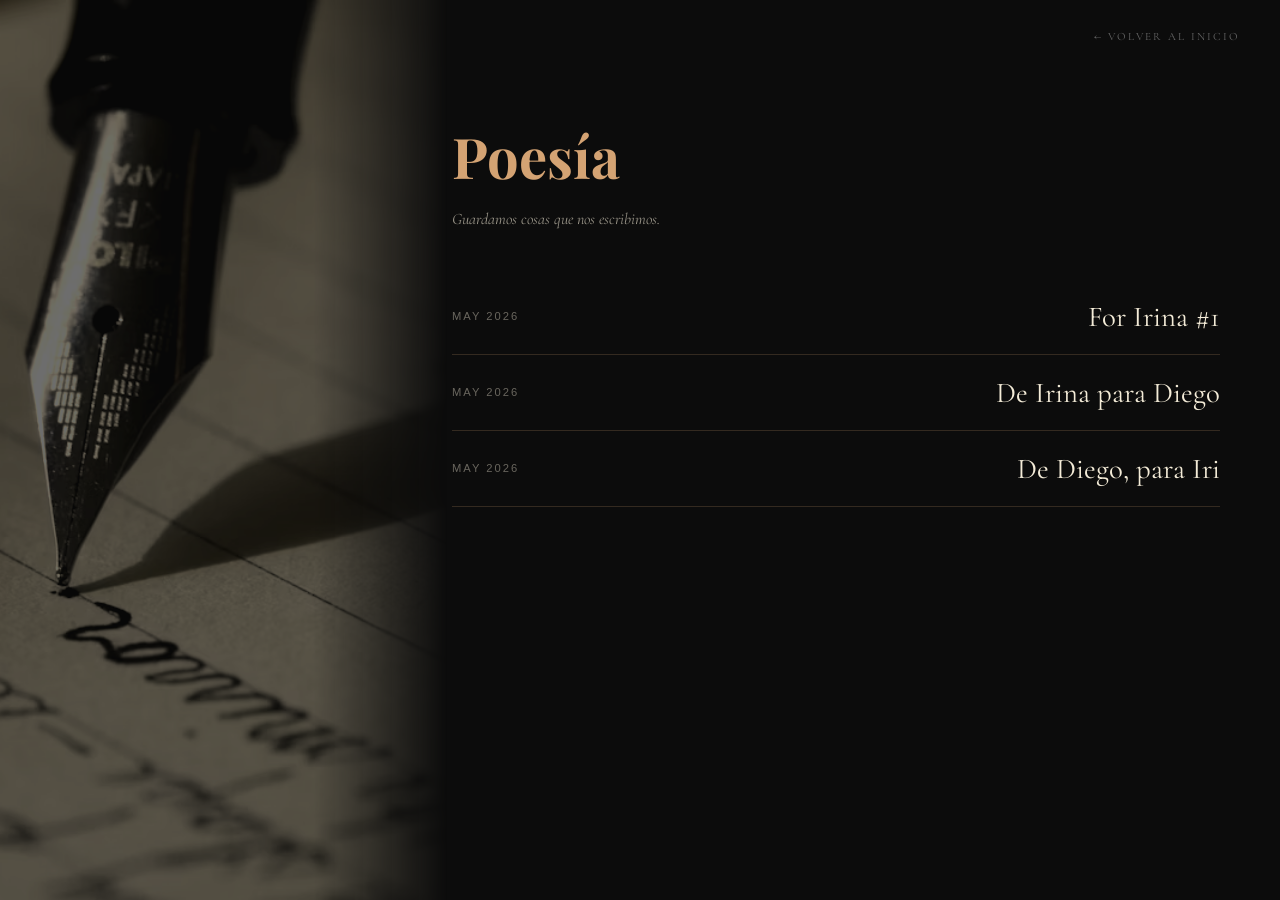
<file: poetry/poetry.html>
<!DOCTYPE html>
<html lang="es">
<head>
    <meta charset="UTF-8">
    <meta name="viewport" content="width=device-width, initial-scale=1.0">
    <link rel="stylesheet" href="poetry.css">
    <title>Poetry | Fragmentos</title>
</head>
<body>

    <!-- BOTÓN DE VOLVER: Lo ponemos fuera de todo y con prioridad absoluta -->
    <a href="../index.html" class="back-btn" style="z-index: 9999; position: fixed;">← Volver al inicio</a>

    <div class="poetry-index-wrapper">
        <header class="poetry-header">
            <h1 class="main-title">Poesía</h1>
            <p class="subtitle">Guardamos cosas que nos escribimos.</p>
        </header>

        <ul class="poem-list">
            <li>
                <a href="for-irina-1.html">
                    <span class="poem-date">MAY 2026</span>
                    <span class="poem-name">For Irina #1</span>
                </a>
            </li>
            <li>
                <a href="for-irina-2.html">
                    <span class="poem-date">MAY 2026</span>
                    <span class="poem-name">De Irina para Diego</span>
                </a>
            </li>
            <li>
                <a href="for-irina-3.html">
                    <span class="poem-date">MAY 2026</span>
                    <span class="poem-name">De Diego, para Iri</span>
                </a>
            </li>
        </ul>
    </div>

</body>
</html>
</file>
<file: musica/musica.css>
@import url("https://fonts.googleapis.com/css2?family=Raleway:wght@500;700&display=swap");

:root {
    --luz-estanteria: rgba(244, 236, 216, 0.2); /* Color de la bombilla */
    --brillo-haz: rgba(244, 236, 216, 0.07);   /* El haz de luz que baja */
    --texto-papel: #f4ecd8;
}

body {
    margin: 0;
    background-color: #000;
    color: #fff;
    font-family: "Raleway", sans-serif;
    min-height: 100vh;
    display: flex;
    justify-content: flex-end;
    overflow-x: hidden;
}

/* FOTO LATERAL */
body::before {
    content: "";
    position: fixed;
    top: 0;
    left: 0;
    width: 35%;
    height: 100%;
    background-image: url('../assets/musica-background.avif');
    background-size: cover;
    background-position: center;
    opacity: 0.5;
    mask-image: linear-gradient(to right, black 70%, transparent 100%);
    -webkit-mask-image: linear-gradient(to right, black 70%, transparent 100%);
    z-index: 1;
}

.main-wrapper {
    width: 60%;
    padding: 60px 40px;
    z-index: 2;
}

.section-title {
    font-size: 20px;
    font-weight: 700;
    margin-bottom: 10px; /* Reducido para que la luz esté cerca */
    color: var(--texto-papel);
    letter-spacing: 2px;
    text-transform: uppercase;
}

/* ============================================================
   NUEVA BARRA DE LUCES DE MOSTRADOR
   ============================================================ */
.shelf-light {
    width: 100%;
    height: 4px;
    background: #111; /* La regleta física */
    border-radius: 2px;
    position: relative;
    margin-bottom: -15px; /* Superpone un poco el haz sobre los discos */
    box-shadow: 0 2px 5px rgba(0,0,0,1);
    z-index: 4;
}

/* El haz de luz proyectado hacia abajo */
.shelf-light::after {
    content: "";
    position: absolute;
    top: 4px;
    left: 0;
    width: 100%;
    height: 150px; /* Qué tanto baja la luz */
    background: linear-gradient(to bottom, var(--brillo-haz), transparent);
    pointer-events: none;
}

/* Pequeños focos brillantes en la regleta */
.shelf-light::before {
    content: "";
    position: absolute;
    top: 0;
    left: 0;
    width: 100%;
    height: 100%;
    /* Crea puntos de luz cada 120px */
    background: radial-gradient(circle, var(--luz-estanteria) 0%, transparent 70%);
    background-size: 145px 4px; 
}

/* ============================================================
   ESTANTERÍA Y DISCOS
   ============================================================ */
.grid-container {
    display: flex;
    gap: 25px;
    padding: 40px 10px;
    overflow-x: auto;
    scroll-behavior: smooth;
}

.grid-container::-webkit-scrollbar { height: 4px; }
.grid-container::-webkit-scrollbar-thumb { background: #333; border-radius: 10px; }

.music-square {
    flex: 0 0 120px;
    aspect-ratio: 1 / 1;
    background-size: cover;
    background-position: center;
    border-radius: 4px;
    position: relative;
    overflow: visible; 
    display: block;
    border: 1px solid rgba(255, 255, 255, 0.05);
    transition: all 0.5s cubic-bezier(0.25, 1, 0.5, 1);
    box-shadow: 0 5px 15px rgba(0, 0, 0, 0.5);
}

.music-square:hover {
    transform: scale(1.1) translateY(-10px);
    z-index: 10;
    border-color: rgba(244, 236, 216, 0.3);
    /* Luz trasera al levantar el disco */
    box-shadow: 
        0 20px 40px rgba(0, 0, 0, 0.8),
        0 0 20px rgba(244, 236, 216, 0.1);
}

/* Reflejo acrílico */
.music-square::before {
    content: "";
    position: absolute;
    top: 0; left: 0; width: 100%; height: 100%;
    background: linear-gradient(135deg, rgba(255,255,255,0.1) 0%, transparent 50%);
    z-index: 2;
    pointer-events: none;
}

.square-overlay {
    position: absolute;
    top: 0; left: 0; width: 100%; height: 100%;
    background: rgba(0, 0, 0, 0.6);
    display: flex;
    justify-content: center;
    align-items: center;
    opacity: 0;
    transition: 0.3s;
    z-index: 3;
    backdrop-filter: blur(2px);
}

.music-square:hover .square-overlay { opacity: 1; }

.square-overlay span {
    font-size: 10px;
    text-transform: uppercase;
    letter-spacing: 2px;
    color: #fff;
    border: 1px solid rgba(255, 255, 255, 0.5);
    padding: 5px 10px;
}

.divider {
    border: 0;
    height: 1px;
    background: linear-gradient(to right, #333, transparent);
    margin: 40px 0;
}

.back-btn {
    position: fixed;
    top: 20px;
    right: 20px;
    color: #888;
    text-decoration: none;
    font-size: 11px;
    text-transform: uppercase;
    z-index: 10;
}
</file>
<file: biblioteca/biblioteca.css>
@import url('https://fonts.googleapis.com/css?family=Cardo:400i|Rubik:400,700&display=swap');

:root {
    --d: 700ms;
    --e: cubic-bezier(0.19, 1, 0.22, 1);
    --font-sans: 'Rubik', sans-serif;
    --font-serif: 'Cardo', serif;
    --accent: #4caf50; /* Color verde para el progreso y detalles */
}

body {
    background-color: #1a1a1a;
    margin: 0;
    font-family: var(--font-sans);
    color: whitesmoke;
}

.library-header {
    text-align: center;
    padding: 3rem 1rem;
    font-family: var(--font-serif);
}

.shelf-title {
    color: #f4ecd8;
    font-size: 1.4rem;
    margin-bottom: 1rem;
    border-left: 4px solid var(--accent);
    padding-left: 15px;
}

/* CONTENEDOR DESLIZABLE */
.scroll-wrapper {
    display: flex;
    gap: 20px;
    padding: 20px 10px;
    overflow-x: auto;
    scroll-behavior: smooth;
}

.scroll-wrapper::-webkit-scrollbar {
    height: 5px;
}

.scroll-wrapper::-webkit-scrollbar-thumb {
    background: var(--accent);
    border-radius: 10px;
}

/* TARJETAS */
.card {
    position: relative;
    flex: 0 0 280px; /* Ancho fijo */
    height: 420px;
    display: flex;
    align-items: flex-end;
    overflow: hidden;
    padding: 1rem;
    text-align: center;
    border-radius: 8px;
    box-shadow: 0 10px 20px rgba(0,0,0,0.3);
}

/* Fondo con imagen y overlay */
.card:before {
    content: '';
    position: absolute;
    top: 0;
    left: 0;
    width: 100%;
    height: 100%;
    background-image: var(--bg-img);
    background-size: cover;
    background-position: center;
    transition: transform calc(var(--d) * 1.5) var(--e);
}

.card:after {
    content: '';
    position: absolute;
    top: 0; left: 0; width: 100%; height: 200%;
    background: linear-gradient(to bottom, rgba(0,0,0,0) 0%, rgba(0,0,0,0.8) 50%);
    transform: translateY(-50%);
    transition: transform calc(var(--d) * 2) var(--e);
}

/* CONTENIDO Y HOVER */
.content {
    background: linear-gradient(to top, rgba(0,0,0,0.9), transparent);
    padding: 20px;
    position: relative;
    width: 100%;
    display: flex;
    flex-direction: column;
    align-items: center;
    z-index: 1;
    transition: transform var(--d) var(--e);
}

.content > * + * { margin-top: 1rem; }

.title { font-size: 1.3rem; font-weight: bold; }
.copy { font-family: var(--font-serif); font-style: italic; font-size: 1rem; }

/* BARRA DE PROGRESO */
.progress-container {
    width: 90%;
    height: 6px;
    background: rgba(255,255,255,0.2);
    border-radius: 5px;
}

.progress-bar {
    height: 100%;
    background: var(--accent);
    border-radius: 5px;
}

.progress-text {
    font-size: 0.7rem;
    color: var(--accent);
    margin-top: 5px;
}

/* CHECK DE LEÍDO */
.status-check {
    position: absolute;
    top: -280px; /* Se mueve con el contenido */
    right: 0;
    background: var(--accent);
    padding: 4px 10px;
    border-radius: 4px;
    font-size: 0.7rem;
    font-weight: bold;
}

.btn {
    cursor: pointer;
    padding: 0.6rem 1.2rem;
    font-size: 0.7rem;
    font-weight: bold;
    text-transform: uppercase;
    color: white;
    background: black;
    border: none;
    transition: background 0.3s;
}

/* ANIMACIÓN HOVER */
@media (min-width: 600px) {
    .content { transform: translateY(calc(100% - 4.5rem)); }
    .content > *:not(.title) { opacity: 0; transform: translateY(1rem); transition: all var(--d) var(--e); }

    .card:hover:before { transform: translateY(-5%); }
    .card:hover:after { transform: translateY(-50%); }
    .card:hover .content { transform: translateY(0); }
    .card:hover .content > *:not(.title) { opacity: 1; transform: translateY(0); }
}

.shelf-divider {
    border: 0;
    height: 1px;
    background: linear-gradient(to right, transparent, #444, transparent);
    margin: 4rem 0;
}

/* EFECTO DE IMAGEN LATERAL IZQUIERDA */
body {
    margin: 0;
    display: flex;
    justify-content: flex-end; /* Empuja el contenido a la derecha */
    background-color: #1a1a1a;
    min-height: 100vh;
}

body::before {
    content: "";
    position: fixed;
    top: 0;
    left: 0;
    width: 35%; /* Ocupa el mismo espacio que en el index principal */
    height: 100%;
    /* Imagen temática de libros/biblioteca */
    background-image: url('../assets/biblioteca-background.avif');
    background-size: cover;
    background-position: center;
    opacity: 0.4;
    /* El degradado para que se funda con el fondo negro */
    mask-image: linear-gradient(to right, black 70%, transparent 100%);
    -webkit-mask-image: linear-gradient(to right, black 70%, transparent 100%);
    z-index: 0;
}

/* Ajuste del contenedor principal para que no se encime con la foto */
.page-content {
    width: 60%; 
    padding: 40px;
    z-index: 1;
    position: relative;
}

.library-header {
    width: 60%;
    margin-left: auto; /* Alinea el encabezado con el contenido */
    z-index: 1;
    position: relative;
}
</file>
<file: cine/cine.css>
@import url('https://fonts.googleapis.com/css2?family=Playfair+Display:ital,wght@0,700;1,400&family=Raleway:wght@300;500&display=swap');

body {
    margin: 0;
    padding: 0;
    background-color: #0a0a0a; /* Negro sala de cine */
    color: #e0e0e0;
    font-family: 'Raleway', sans-serif;
    overflow-x: hidden;
}

/* Fondo decorativo sutil (cortina roja) */
body::before {
    content: "";
    position: fixed;
    top: 0; left: 0;
    width: 100%; height: 100%;
    background: radial-gradient(circle at top, #2c0a0a 0%, #0a0a0a 100%);
    z-index: -1;
}

/* Navegación */
nav {
    padding: 20px;
    position: sticky;
    top: 0;
    z-index: 100;
}

.back-btn {
    color: #d4a373;
    text-decoration: none;
    font-size: 0.8rem;
    letter-spacing: 2px;
    text-transform: uppercase;
    background: rgba(0,0,0,0.5);
    padding: 8px 15px;
    border-radius: 4px;
    border: 1px solid rgba(212, 163, 115, 0.3);
    transition: 0.3s;
}

.back-btn:hover {
    background: #d4a373;
    color: #000;
}

/* Encabezado */
.cinema-header {
    text-align: center;
    padding: 60px 20px;
}

.cinema-header h1 {
    font-family: 'Playfair Display', serif;
    font-size: 3rem;
    color: #fff;
    margin-bottom: 10px;
    text-shadow: 0 0 20px rgba(180, 0, 0, 0.5);
}

/* Secciones de películas */
.movie-shelf {
    padding: 0 40px 40px 40px;
}

.shelf-title {
    font-family: 'Playfair Display', serif;
    font-style: italic;
    font-weight: 400;
    color: #d4a373;
    border-bottom: 1px solid rgba(212, 163, 115, 0.2);
    display: inline-block;
    margin-bottom: 30px;
    padding-right: 50px;
}

/* Contenedor de Scroll Horizontal */
.scroll-wrapper {
    display: flex;
    gap: 25px;
    overflow-x: auto;
    padding-bottom: 20px;
    scrollbar-width: thin;
    scrollbar-color: #444 transparent;
}

.scroll-wrapper::-webkit-scrollbar {
    height: 6px;
}

.scroll-wrapper::-webkit-scrollbar-thumb {
    background: #333;
    border-radius: 10px;
}

/* TARJETAS (The Master Rule) */
.card {
    flex: 0 0 280px; /* Ancho fijo */
    height: 400px;   /* Alto fijo estilo póster */
    background-color: #1a1a1a;
    border-radius: 5px;
    position: relative;
    overflow: hidden;
    display: flex;
    align-items: flex-end;
    
    /* CORRECCIÓN DE IMÁGENES GRANDES */
    background-size: cover;
    background-position: center;
    background-repeat: no-repeat;
    
    box-shadow: 0 15px 35px rgba(0,0,0,0.5);
    transition: all 0.5s cubic-bezier(0.23, 1, 0.32, 1);
}

.card:hover {
    transform: scale(1.03) translateY(-10px);
    box-shadow: 0 20px 40px rgba(180, 0, 0, 0.3);
}

/* Efecto de sombra sobre la imagen para leer el texto */
.card::after {
    content: "";
    position: absolute;
    top: 0; left: 0;
    width: 100%; height: 100%;
    background: linear-gradient(to top, rgba(0,0,0,0.9) 10%, transparent 60%);
    z-index: 1;
}

.content {
    position: relative;
    z-index: 2;
    padding: 20px;
    width: 100%;
    transform: translateY(20px);
    transition: 0.5s;
}

.card:hover .content {
    transform: translateY(0);
}

.title {
    font-size: 1.4rem;
    margin: 0;
    color: #fff;
}

.copy {
    font-size: 0.85rem;
    color: #aaa;
    margin: 5px 0 0 0;
    opacity: 0;
    transition: 0.5s;
}

.card:hover .copy {
    opacity: 1;
}

.shelf-divider {
    border: 0;
    height: 1px;
    background: linear-gradient(to right, transparent, rgba(212, 163, 115, 0.2), transparent);
    margin: 40px 0;
}
</file>
<file: citas/citas.css>
@import url('https://fonts.googleapis.com/css2?family=Cormorant+Garamond:ital,wght@1,400;1,600&family=Playfair+Display:ital@1&display=swap');

body {
    margin: 0;
    background-color: #0c0c0c;
    color: #f4ecd8;
    font-family: 'Cormorant Garamond', serif;
    display: flex;
    justify-content: flex-end;
    min-height: 100vh;
}

/* IMAGEN LATERAL: Una estatua antigua o un cielo estrellado vintage */
body::before {
    content: "";
    position: fixed;
    top: 0; left: 0;
    width: 35%; height: 100%;
    background-image: url('../assets/citas-background.avif');
    background-size: cover;
    background-position: center;
    opacity: 0.3;
    mask-image: linear-gradient(to right, black 70%, transparent 100%);
    -webkit-mask-image: linear-gradient(to right, black 70%, transparent 100%);
    filter: sepia(0.3) contrast(1.1);
    z-index: 1;
}

.quotes-wrapper {
    width: 60%;
    padding: 80px 60px;
    z-index: 2;
}

.quotes-header {
    margin-bottom: 60px;
}

.title {
    font-family: 'Playfair Display', serif;
    font-size: 3rem;
    font-style: italic;
    color: #d4a373; /* Tono bronce/atardecer */
    margin-bottom: 10px;
}

.subtitle {
    font-style: italic;
    opacity: 0.6;
}

/* ESTILO DE CADA CITA */
.quote-card {
    background: rgba(255, 255, 255, 0.03);
    border-left: 2px solid #d4a373;
    padding: 40px;
    margin-bottom: 50px;
    transition: all 0.4s ease;
    animation: fadeIn 1.5s ease;
}

.quote-card:hover {
    background: rgba(255, 255, 255, 0.05);
    transform: translateX(10px);
}

.quote-text {
    font-size: 1.6rem;
    line-height: 1.8;
    font-style: italic;
    margin-bottom: 25px;
}

.quote-author {
    text-align: right;
    font-family: sans-serif;
    font-size: 0.8rem;
    letter-spacing: 2px;
    text-transform: uppercase;
    color: #d4a373;
}

.quote-author cite {
    color: #f4ecd8;
    font-style: normal;
    opacity: 0.7;
}

/* BOTÓN VOLVER */
.back-btn {
    position: fixed;
    top: 30px; 
    right: 40px;
    text-decoration: none;
    color: #d4a373;
    font-size: 0.7rem;
    letter-spacing: 2px;
    text-transform: uppercase;
    z-index: 9999;
    padding: 10px 15px;
    background: rgba(0,0,0,0.6);
    border-radius: 4px;
}

.back-btn:hover {
    color: #fff;
    background: rgba(212, 163, 115, 0.2);
}

@keyframes fadeIn {
    from { opacity: 0; transform: translateY(20px); }
    to { opacity: 1; transform: translateY(0); }
}
</file>
<file: fichas/fichas.css>
@import url('https://fonts.googleapis.com/css2?family=Special+Elite&display=swap');

body {
    margin: 0;
    background-color: #1a1512; /* Color madera oscura */
    background-image: url('https://images.unsplash.com/photo-1644907346664-e3ed2ab57eab?q=80&w=812&auto=format&fit=crop&ixlib=rb-4.1.0&ixid=M3wxMjA3fDB8MHxwaG90by1wYWdlfHx8fGVufDB8fHx8fA%3D%3D');
    color: #d4a373;
    font-family: 'Special Elite', typewriter, serif;
    display: flex;
    justify-content: center;
    align-items: center;
    min-height: 100vh;
}

.fichero-container {
    width: 90%;
    max-width: 600px;
    background: #2c241e;
    padding: 40px;
    border-radius: 4px;
    box-shadow: inset 0 0 50px rgba(0,0,0,0.8), 0 20px 40px rgba(0,0,0,0.5);
    border: 2px solid #3d3128;
}

.fichero-header {
    text-align: center;
    border-bottom: 2px solid #3d3128;
    margin-bottom: 30px;
    padding-bottom: 20px;
}

.fichero-title { font-size: 2rem; letter-spacing: 4px; text-transform: uppercase; }

.drawer {
    display: flex;
    flex-direction: column;
    gap: 10px;
}

.zettel-tab {
    background: #c2b280; /* Color carpeta Manila */
    color: #2c241e;
    text-decoration: none;
    padding: 15px 20px;
    display: flex;
    justify-content: space-between;
    border-radius: 2px 20px 2px 2px; /* Simula la pestaña de carpeta */
    transition: all 0.3s ease;
    border-bottom: 3px solid #a3956a;
    font-weight: bold;
}

.zettel-tab:hover {
    transform: translateX(10px) scale(1.02);
    background: #d4c59a;
}

.folder-id { opacity: 0.6; font-size: 0.8rem; }

.back-btn {
    position: fixed;
    top: 30px; right: 40px;
    color: #c2b280;
    text-decoration: none;
    font-size: 0.7rem;
    letter-spacing: 2px;
    z-index: 100;
}
</file>
<file: poetry/poem-style.css>
@import url('https://fonts.googleapis.com/css2?family=Cormorant+Garamond:ital,wght@1,400;1,600&family=Playfair+Display:ital@1&display=swap');

body {
    margin: 0;
    background-color: #0c0c0c; /* Negro profundo igual al índice */
    color: #f4ecd8; /* Color crema/otoñal para las letras */
    font-family: 'Cormorant Garamond', serif;
    display: flex;
    justify-content: flex-end;
    min-height: 100vh;
    overflow-x: hidden;
}

/* IMAGEN LATERAL CON ESTILO OTOÑAL / VINTAGE */
body::before {
    content: "";
    position: fixed;
    top: 0; left: 0;
    width: 38%; height: 100%;
    background-image:  url('../assets/jardin.avif');
    background-size: cover;
    background-position: center;
    opacity: 0.4; /* Opacidad tenue para no distraer */
    filter: sepia(0.4) contrast(1.1); /* Efecto vintage/otoñal */
    mask-image: linear-gradient(to right, black 75%, transparent 100%);
    -webkit-mask-image: linear-gradient(to right, black 75%, transparent 100%);
    z-index: 1;
}

.poem-container {
    width: 55%;
    padding: 100px 60px;
    z-index: 2;
    animation: fadeIn 2s ease;
}

.poem-number {
    font-family: sans-serif;
    font-size: 0.7rem;
    letter-spacing: 4px;
    opacity: 0.4;
    display: block;
    margin-bottom: 10px;
}

.poem-title {
    font-family: 'Playfair Display', serif;
    font-size: 3.2rem;
    font-style: italic;
    color: #d4a373; /* Tono bronce/atardecer */
    margin-bottom: 50px;
}

.poem-content pre {
    font-family: 'Cormorant Garamond', serif;
    font-size: 1.7rem;
    line-height: 1.8;
    white-space: pre-wrap;
    color: #f4ecd8;
    /* Efecto de "página de libro" */
    border-left: 1px solid rgba(212, 163, 115, 0.3);
    padding-left: 35px;
}

.poem-footer {
    margin-top: 80px;
    font-size: 0.8rem;
    font-style: italic;
    opacity: 0.4;
    letter-spacing: 1px;
}

.back-link {
    position: fixed;
    top: 30px; right: 40px;
    text-decoration: none;
    color: #d4a373;
    font-size: 0.7rem;
    text-transform: uppercase;
    letter-spacing: 2px;
    z-index: 10;
    transition: 0.3s;
}

.back-link:hover {
    color: #fff;
    letter-spacing: 3px;
}

@keyframes fadeIn {
    from { opacity: 0; transform: translateY(10px); }
    to { opacity: 1; transform: translateY(0); }
}
</file>
<file: poetry/poetry.css>
@import url('https://fonts.googleapis.com/css2?family=Cormorant+Garamond:ital,wght@1,400;1,600&family=Playfair+Display:ital@1&display=swap');

body {
    margin: 0;
    background-color: #0c0c0c;
    color: #f4ecd8;
    font-family: 'Cormorant Garamond', serif;
    display: flex;
    justify-content: flex-end;
    min-height: 100vh;
}

/* IMAGEN LATERAL: ESCRITURA / VINTAGE */
body::before {
    content: "";
    position: fixed;
    top: 0; left: 0;
    width: 35%; height: 100%;
    /* Muestra de imagen de escritura antigua */
    background-image: url('../assets/poetry-background.avif');
    background-size: cover;
    background-position: center;
    opacity: 0.4;
    mask-image: linear-gradient(to right, black 70%, transparent 100%);
    -webkit-mask-image: linear-gradient(to right, black 70%, transparent 100%);
    filter: sepia(0.5) contrast(1.1);
}

.poetry-index-wrapper {
    width: 60%;
    padding: 80px 60px;
    z-index: 2;
}

.main-title {
    font-family: 'Playfair Display', serif;
    font-size: 3.5rem;
    margin-bottom: 0;
    color: #d4a373; /* Tono atardecer/otoño */
}

.subtitle {
    font-style: italic;
    opacity: 0.6;
    margin-bottom: 50px;
}

.poem-list {
    list-style: none;
    padding: 0;
}

.poem-list li {
    border-bottom: 1px solid rgba(212, 163, 115, 0.2);
    padding: 20px 0;
    transition: all 0.3s ease;
}

.poem-list a {
    text-decoration: none;
    color: inherit;
    display: flex;
    justify-content: space-between;
    align-items: center;
}

.poem-name { font-size: 1.8rem; }
.poem-date { font-family: sans-serif; font-size: 0.7rem; letter-spacing: 2px; opacity: 0.4; }

.poem-list li:hover {
    padding-left: 20px;
    background: rgba(212, 163, 115, 0.05);
}

.back-btn {
    position: fixed;
    top: 30px; right: 40px;
    text-decoration: none;
    color: #666;
    font-size: 0.7rem;
    letter-spacing: 2px;
    text-transform: uppercase;
}
</file>
